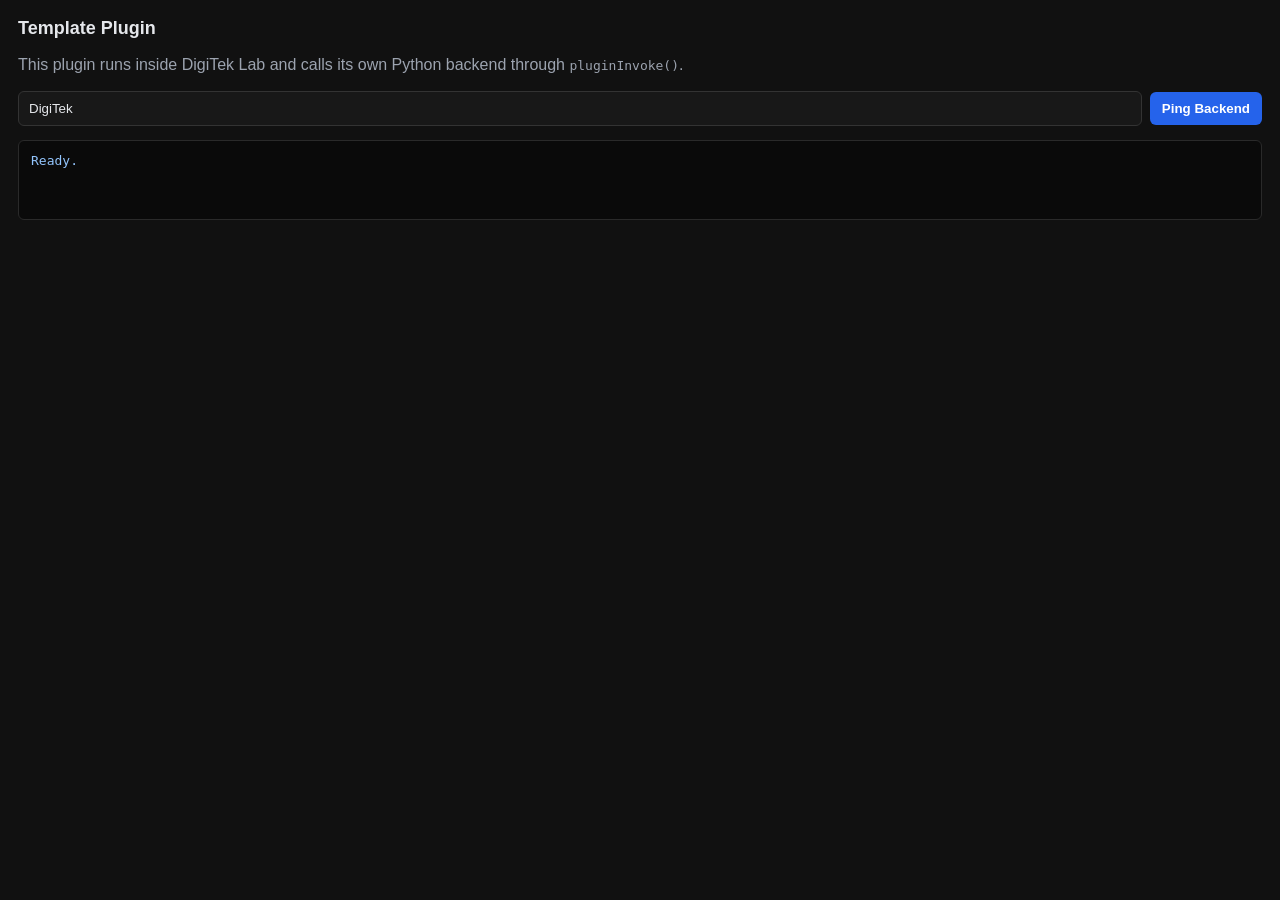
<file: template/ui/index.html>
<!DOCTYPE html>
<html lang="en">
<head>
  <meta charset="UTF-8">
  <meta name="viewport" content="width=device-width, initial-scale=1.0">
  <title>Template Plugin</title>
  <style>
    *, *::before, *::after { box-sizing: border-box; }
    body { margin: 0; min-height: 100vh; font-family: Inter, Segoe UI, sans-serif; background: #111; color: #e5e7eb; }
    main { padding: 18px; display: grid; gap: 14px; }
    h1 { margin: 0; font-size: 18px; }
    p { margin: 0; color: #9ca3af; line-height: 1.5; }
    .row { display: flex; gap: 8px; align-items: center; }
    input { flex: 1; min-width: 0; border: 1px solid #333; background: #181818; color: #e5e7eb; border-radius: 6px; padding: 9px 10px; }
    button { border: 0; border-radius: 6px; background: #2563eb; color: #fff; padding: 9px 12px; cursor: pointer; font-weight: 600; }
    pre { margin: 0; min-height: 80px; padding: 12px; border-radius: 6px; border: 1px solid #2a2a2a; background: #0a0a0a; color: #93c5fd; white-space: pre-wrap; }
  </style>
</head>
<body>
  <main>
    <h1>Template Plugin</h1>
    <p>This plugin runs inside DigiTek Lab and calls its own Python backend through <code>pluginInvoke()</code>.</p>
    <div class="row">
      <input id="name" value="DigiTek" aria-label="Name">
      <button onclick="ping()">Ping Backend</button>
    </div>
    <pre id="out">Ready.</pre>
  </main>
  <script>
    async function ping() {
      const out = document.getElementById('out');
      try {
        if (!window.pluginInvoke) throw new Error('pluginInvoke is only available inside DigiTek Lab.');
        const result = await pluginInvoke({ action: 'ping', name: document.getElementById('name').value });
        out.textContent = JSON.stringify(result, null, 2);
      } catch (err) {
        out.textContent = err.message;
      }
    }
  </script>
</body>
</html>
</file>
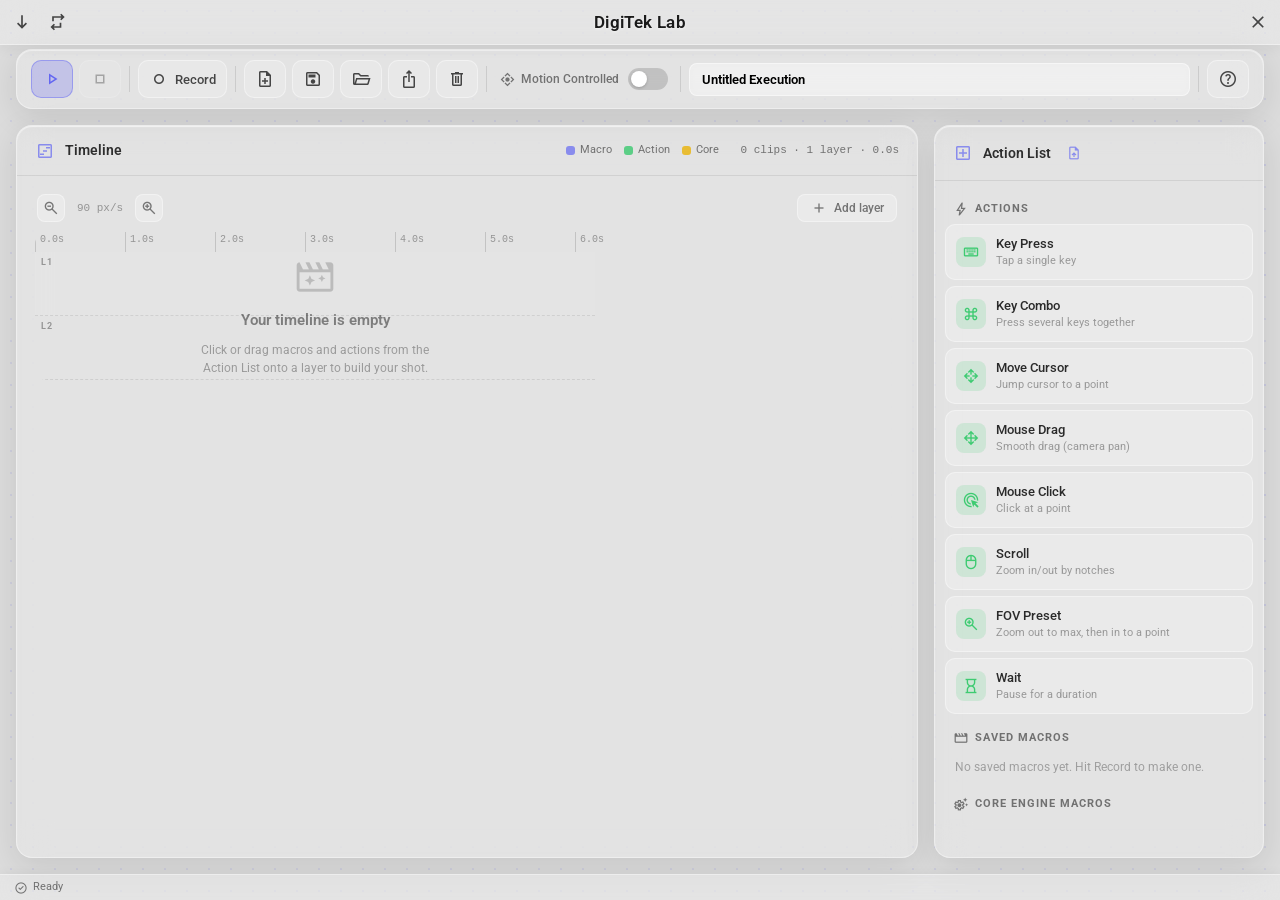
<file: ui/pages/index.html>
<!DOCTYPE html>
<html lang="en">
<head>
  <meta charset="UTF-8">
  <meta name="viewport" content="width=device-width, initial-scale=1.0">
  <title>DigiTek Lab</title>
  <link rel="stylesheet" href="https://fonts.googleapis.com/css2?family=Roboto:wght@300;400;500;600;700&display=swap" />
  <link rel="stylesheet" href="https://fonts.googleapis.com/css2?family=Material+Symbols+Outlined:opsz,wght,FILL,GRAD@20..48,100..700,0..1,-50..200" />
  <style>
    *, *::before, *::after { box-sizing: border-box; margin: 0; padding: 0; }

    :root {
      --color-bg:            #DCDCDC;
      --color-text:          rgba(0,0,0,0.85);
      --color-text-muted:    rgba(0,0,0,0.5);
      --color-text-subtle:   rgba(0,0,0,0.35);
      --color-primary:       rgba(99,102,241,1);
      --color-primary-bg:    rgba(99,102,241,0.25);
      --color-primary-border:rgba(99,102,241,0.45);
      --color-primary-glow:  rgba(99,102,241,0.2);
      --color-success:       rgba(34,197,94,0.85);
      --color-success-bg:    rgba(34,197,94,0.2);
      --color-success-border:rgba(34,197,94,0.4);
      --color-danger:        rgba(239,68,68,0.85);
      --color-danger-bg:     rgba(239,68,68,0.2);
      --color-danger-border: rgba(239,68,68,0.4);
      --color-warning:       rgba(234,179,8,0.85);
      --glass-bg:            rgba(255,255,255,0.2);
      --glass-bg-light:      rgba(255,255,255,0.4);
      --glass-bg-strong:     rgba(255,255,255,0.65);
      --glass-border:        rgba(255,255,255,0.4);
      --glass-shadow:        0 8px 32px rgba(0,0,0,0.1), inset 0 1px 1px rgba(255,255,255,0.6);
      --glass-shadow-lg:     0 20px 60px rgba(0,0,0,0.15), inset 0 1px 1px rgba(255,255,255,0.6);
      --font-primary:   'Roboto', 'Segoe UI', Tahoma, sans-serif;
      --font-mono:      'Consolas', 'Courier New', monospace;
      --radius-sm:8px; --radius-md:12px; --radius-lg:16px; --radius-xl:20px; --radius-pill:100px;
      --transition-fast:0.15s ease; --transition-base:0.2s ease; --transition-slow:0.3s ease;
    }

    html, body { height: 100%; }
    body {
      font-family: var(--font-primary);
      background: var(--color-bg);
      color: var(--color-text);
      line-height: 1.5;
      overflow: hidden;
      position: relative;
    }

    /* Decorative dot grid background */
    .gridOverlay {
      position: fixed; inset: 0; z-index: 0; pointer-events: none;
      background-image: radial-gradient(circle, rgba(99,102,241,0.10) 1.5px, transparent 1.5px),
                        radial-gradient(circle, rgba(99,102,241,0.05) 1px, transparent 1px);
      background-size: 22px 22px, 110px 110px;
    }

    .app { position: relative; z-index: 1; height: 100vh; display: flex; flex-direction: column; }

    /* ── Titlebar (Techtoby OS glass style) ── */
    .titlebar {
      position: relative; width: 100%; flex-shrink: 0; padding: 4px;
      display: flex; align-items: center; justify-content: space-between; box-sizing: border-box;
      z-index: 1000; user-select: none;
      background: rgba(255,255,255,0.25);
      backdrop-filter: blur(20px) saturate(1.8); -webkit-backdrop-filter: blur(20px) saturate(1.8);
      border-bottom: 1px solid rgba(255,255,255,0.4); box-shadow: 0 4px 12px rgba(0,0,0,0.05);
    }
    .titlebar button {
      background: transparent; border: none; padding: 8px; cursor: pointer; border-radius: 8px;
      display: flex; align-items: center; justify-content: center; transition: all 0.2s ease;
    }
    .titlebar button:hover { background: rgba(255,255,255,0.45); box-shadow: 0 2px 6px rgba(0,0,0,0.05); }
    .titlebar button:active { transform: scale(0.92); }
    .titlebar button svg { fill: #444; width: 20px; height: 20px; transition: fill 0.2s ease; }
    .titlebar button:hover svg { fill: #000; }
    .titlebar .close-btn:hover { background: rgba(239,68,68,0.18); }
    .titlebar .close-btn:hover svg { fill: #ef4444; }
    .tb-side { display: flex; align-items: center; width: 96px; }
    .tb-side.right { justify-content: flex-end; }
    .app-title {
      flex: 1; text-align: center; font-family: var(--font-primary);
      font-size: 1.05rem; font-weight: 600; color: #1a1a1a; letter-spacing: 0.02em;
      user-select: none; pointer-events: none; text-shadow: 0 1px 3px rgba(255,255,255,0.6);
      line-height: 1.1;
    }
    .app-title .hk {
      display: block; font-size: 10px; font-weight: 500; letter-spacing: 0;
      color: var(--color-text-subtle); text-shadow: none; margin-top: 1px;
    }
    /* Toggle (active) state for titlebar buttons, e.g. Continuous Playback */
    .titlebar button.active { background: rgba(99,102,241,0.22); }
    .titlebar button.active svg { fill: #6366f1; }
    .titlebar button.active:hover { background: rgba(99,102,241,0.3); }

    /* ── Status bar (bottom) ── */
    .statusbar {
      flex-shrink: 0; height: 26px; display: flex; align-items: center; gap: 14px;
      padding: 0 14px; font-size: 11px; color: var(--color-text-muted); user-select: none;
      background: rgba(255,255,255,0.25);
      backdrop-filter: blur(20px) saturate(1.8); -webkit-backdrop-filter: blur(20px) saturate(1.8);
      border-top: 1px solid rgba(255,255,255,0.4); box-shadow: 0 -2px 10px rgba(0,0,0,0.04);
    }
    .statusbar .status-item { display: flex; align-items: center; gap: 5px; white-space: nowrap; }
    .statusbar .status-item .material-symbols-outlined { font-size: 14px; }
    .statusbar-spacer { flex: 1; }
    .statusbar .sb-hotkeys { font-family: var(--font-mono); color: var(--color-text-subtle); }
    #continuousStatus { color: var(--color-primary); }

    /* ── Toolbar ── */
    .Toolbar {
      margin: 4px 16px 0; border-radius: var(--radius-lg);
      background: var(--glass-bg); backdrop-filter: blur(16px);
      border: 1px solid var(--glass-border); box-shadow: var(--glass-shadow);
      padding: 10px 14px; display: flex; align-items: center; gap: 8px; flex-wrap: wrap;
    }
    .ToolbarDivider { width: 1px; height: 26px; background: rgba(0,0,0,0.1); flex-shrink: 0; }
    .ToolbarGroup { display: flex; align-items: center; gap: 6px; }

    .ToolBtn {
      height: 38px; min-width: 38px; padding: 0 10px; border: 1px solid var(--glass-border);
      border-radius: 10px; background: rgba(255,255,255,0.18); cursor: pointer;
      display: inline-flex; align-items: center; justify-content: center; gap: 6px;
      transition: all var(--transition-fast); color: rgba(0,0,0,0.7);
      font-family: var(--font-primary); font-size: 13px; font-weight: 500; white-space: nowrap;
    }
    .ToolBtn:hover { background: var(--glass-bg-light); color: rgba(0,0,0,0.85); }
    .ToolBtn:active { transform: scale(0.96); }
    .ToolBtn .material-symbols-outlined { font-size: 20px; }
    .ToolBtn.primary { background: var(--color-primary-bg); border-color: var(--color-primary-border); color: var(--color-primary); }
    .ToolBtn.primary:hover { background: rgba(99,102,241,0.4); }
    .ToolBtn.danger  { background: var(--color-danger-bg); border-color: var(--color-danger-border); color: var(--color-danger); }
    .ToolBtn.success { background: var(--color-success-bg); border-color: var(--color-success-border); color: var(--color-success); }
    .ToolBtn.recording { background: var(--color-danger-bg); border-color: var(--color-danger-border); color: var(--color-danger); animation: pulse 1.4s ease-in-out infinite; }
    .ToolBtn:disabled { opacity: 0.4; pointer-events: none; }
    @keyframes pulse { 0%,100% { box-shadow: 0 0 0 0 rgba(239,68,68,0.3);} 50% { box-shadow: 0 0 0 6px rgba(239,68,68,0);} }

    .exec-name-wrap { display: flex; align-items: center; gap: 8px; flex: 1; min-width: 180px; }
    .exec-name-input {
      flex: 1; min-width: 120px; background: rgba(255,255,255,0.3); border: 1px solid rgba(255,255,255,0.5);
      color: black; padding: 8px 12px; border-radius: var(--radius-sm); font-size: 13px; font-weight: 600;
      outline: none; backdrop-filter: blur(4px); transition: all var(--transition-base); font-family: var(--font-primary);
    }
    .exec-name-input:focus { background: rgba(255,255,255,0.5); border-color: rgba(99,102,241,0.6); box-shadow: 0 0 0 3px var(--color-primary-glow); }

    .toggle-wrap { display: flex; align-items: center; gap: 9px; }
    .motion-card { padding: 6px 8px; margin: -6px -4px; border-radius: var(--radius-sm); cursor: pointer; transition: all var(--transition-fast); }
    .motion-card:hover { background: rgba(255,255,255,0.28); }
    .toggle-label { font-size: 12px; font-weight: 500; color: var(--color-text-muted); white-space: nowrap; display: flex; align-items: center; gap: 5px; }
    .toggle-label .material-symbols-outlined { font-size: 17px; }
    .toggle { position: relative; width: 40px; height: 22px; flex-shrink: 0; display: inline-block; }
    .toggle input { opacity: 0; width: 0; height: 0; }
    .toggle-slider { position: absolute; cursor: pointer; inset: 0; background: rgba(0,0,0,0.15); transition: 0.3s; border-radius: 22px; }
    .toggle-slider::before { content:""; position:absolute; height:16px; width:16px; left:3px; bottom:3px; background:#fff; transition:0.3s; border-radius:50%; box-shadow:0 1px 3px rgba(0,0,0,0.2); }
    .toggle input:checked + .toggle-slider { background: rgba(99,102,241,0.7); }
    .toggle input:checked + .toggle-slider::before { transform: translateX(18px); }

    /* ── Main split ── */
    .workspace { flex: 1; display: flex; gap: 16px; padding: 16px; min-height: 0; }

    .timeline-panel, .actionlist-panel {
      background: var(--glass-bg); backdrop-filter: blur(16px);
      border: 1px solid var(--glass-border); border-radius: var(--radius-lg);
      box-shadow: var(--glass-shadow); display: flex; flex-direction: column; min-height: 0;
    }
    .timeline-panel { flex: 1; }
    .actionlist-panel { width: 330px; flex-shrink: 0; }

    .panel-head {
      padding: 14px 18px; border-bottom: 1px solid rgba(0,0,0,0.08);
      display: flex; align-items: center; gap: 10px; flex-shrink: 0;
    }
    .panel-head .material-symbols-outlined { font-size: 20px; color: rgba(99,102,241,0.7); }
    .panel-title { font-size: 14px; font-weight: 600; color: rgba(0,0,0,0.8); }
    .panel-meta { margin-left: auto; font-size: 11px; color: var(--color-text-muted); font-family: var(--font-mono); }

    /* Timeline */
    .timeline-body { flex: 1; overflow: auto; padding: 18px; min-height: 0; }

    /* Legend in the panel head */
    .tl-legend { display: flex; align-items: center; gap: 12px; margin-left: auto; }
    .tl-legend .lg { display: flex; align-items: center; gap: 5px; font-size: 11px; color: var(--color-text-muted); }
    .tl-legend .dot { width: 9px; height: 9px; border-radius: 3px; }
    .tl-legend .dot.macro  { background: rgba(99,102,241,0.7); }
    .tl-legend .dot.core   { background: rgba(234,179,8,0.8); }
    .tl-legend .dot.action { background: rgba(34,197,94,0.7); }

    /* Time ruler above the track */
    .timeline-ruler { display: flex; gap: 10px; padding: 0 4px; margin-bottom: 8px; min-height: 16px; }
    .tl-rseg { position: relative; flex-shrink: 0; height: 16px; border-left: 1px solid rgba(0,0,0,0.16); }
    .tl-rseg.tl-rend { border-left: none; border-right: 1px solid rgba(0,0,0,0.16); width: 0; }
    .tl-rtick { position: absolute; left: 5px; top: 1px; font-size: 10px; font-family: var(--font-mono); color: var(--color-text-subtle); white-space: nowrap; }
    .tl-rseg.tl-rend .tl-rtick { left: auto; right: 4px; }

    .timeline-track {
      display: flex; align-items: stretch; gap: 10px; min-height: 104px;
      padding: 4px; border-radius: var(--radius-md);
    }
    .timeline-track.dragover { background: rgba(99,102,241,0.07); outline: 2px dashed rgba(99,102,241,0.35); outline-offset: -4px; }

    .tl-item {
      position: relative; flex-shrink: 0; border-radius: var(--radius-md); overflow: hidden;
      background: rgba(255,255,255,0.4); border: 1px solid rgba(255,255,255,0.6);
      border-top-width: 3px; backdrop-filter: blur(8px); cursor: grab;
      display: flex; flex-direction: column; gap: 4px; padding: 12px 12px 10px;
      transition: transform var(--transition-base), box-shadow var(--transition-base);
      box-shadow: 0 2px 8px rgba(0,0,0,0.06);
    }
    .tl-item:hover { box-shadow: 0 6px 18px rgba(0,0,0,0.12); transform: translateY(-1px); }
    .tl-item.active { border-color: rgba(99,102,241,0.6); box-shadow: 0 0 0 2px rgba(99,102,241,0.25), 0 6px 18px rgba(0,0,0,0.12); }
    .tl-item.playing { border-top-color: var(--color-primary); background: rgba(99,102,241,0.14); box-shadow: 0 0 0 2px rgba(99,102,241,0.4), 0 8px 22px rgba(99,102,241,0.25); }
    .tl-item.kind-macro  { border-top-color: rgba(99,102,241,0.7); }
    .tl-item.kind-core   { border-top-color: rgba(234,179,8,0.8); }
    .tl-item.kind-action { border-top-color: rgba(34,197,94,0.7); }
    .tl-item-icon { display: flex; align-items: center; gap: 6px; color: rgba(0,0,0,0.55); }
    .tl-item-icon .material-symbols-outlined { font-size: 18px; }
    .tl-item-kind { font-size: 10px; text-transform: uppercase; letter-spacing: 0.5px; font-weight: 600; }
    .tl-item.kind-macro  .tl-item-kind { color: rgba(99,102,241,0.85); }
    .tl-item.kind-core   .tl-item-kind { color: rgba(180,120,0,0.95); }
    .tl-item.kind-action .tl-item-kind { color: var(--color-success); }
    .tl-item-name { font-size: 12px; font-weight: 600; color: rgba(0,0,0,0.82); line-height: 1.25;
      display: -webkit-box; -webkit-line-clamp: 2; line-clamp: 2; -webkit-box-orient: vertical; overflow: hidden; }
    .tl-item-foot { margin-top: auto; display: flex; align-items: center; gap: 6px; }
    .tl-item-start { font-size: 10px; color: var(--color-text-subtle); font-family: var(--font-mono); }
    .tl-item-dur { font-size: 10px; color: var(--color-text-muted); font-family: var(--font-mono); margin-left: auto; }
    .tl-item-x {
      width: 20px; height: 20px; border: none; border-radius: 6px; background: transparent;
      color: var(--color-text-subtle); cursor: pointer; display: grid; place-items: center;
      transition: all var(--transition-fast); flex-shrink: 0;
    }
    .tl-item-x:hover { background: var(--color-danger-bg); color: var(--color-danger); }
    .tl-item-x .material-symbols-outlined { font-size: 15px; }
    /* Animated 'running' sweep on the active card */
    .tl-playfill { position: absolute; left: 0; bottom: 0; height: 3px; width: 40%; display: none;
      background: linear-gradient(90deg, transparent, var(--color-primary), transparent); }
    .tl-item.playing .tl-playfill { display: block; animation: tlSweep 1.1s linear infinite; }
    @keyframes tlSweep { 0% { transform: translateX(-110%); } 100% { transform: translateX(360%); } }

    /* Playhead progress bar under the track */
    .playhead-bar { margin: 14px 4px 0; height: 6px; border-radius: 3px; background: rgba(0,0,0,0.08); overflow: hidden; display: none; }
    .playhead-bar.show { display: block; }
    .playhead-fill { height: 100%; width: 0%; background: var(--color-primary); transition: width var(--transition-base); }

    /* ── Multi-track timeline (tlx) ── */
    .tlx-toolbar { display: flex; align-items: center; gap: 8px; padding: 0 2px 10px; flex-shrink: 0; }
    .tlx-zoom { width: 28px; height: 28px; border: 1px solid var(--glass-border); border-radius: 8px;
      background: rgba(255,255,255,0.25); cursor: pointer; display: inline-flex; align-items: center; justify-content: center;
      color: var(--color-text-muted); transition: all var(--transition-fast); }
    .tlx-zoom:hover { background: var(--glass-bg-light); color: var(--color-text); }
    .tlx-zoom .material-symbols-outlined { font-size: 18px; }
    .tlx-zoom-label { font-size: 11px; font-family: var(--font-mono); color: var(--color-text-subtle); min-width: 54px; text-align: center; }
    .tlx-addlayer { width: auto !important; gap: 6px; padding: 0 12px; font-family: var(--font-primary); font-size: 12px; font-weight: 500; }

    .tlx-scroll { flex: 1; overflow: auto; min-height: 0; border-radius: var(--radius-md); }
    .tlx-ruler { position: relative; height: 20px; }
    .tlx-tick { position: absolute; top: 0; height: 20px; border-left: 1px solid rgba(0,0,0,0.14);
      padding-left: 4px; font-size: 10px; font-family: var(--font-mono); color: var(--color-text-subtle); white-space: nowrap; }
    .tlx-lanes { position: relative; }
    .tlx-lane { position: absolute; left: 0; right: 0; height: 64px; border-bottom: 1px dashed rgba(0,0,0,0.09); }
    .tlx-lane:nth-child(even) { background: rgba(255,255,255,0.05); }
    .tlx-lane-label { position: absolute; left: 6px; top: 4px; font-size: 9px; font-weight: 700; letter-spacing: 0.5px;
      text-transform: uppercase; color: var(--color-text-subtle); pointer-events: none; }
    .tlx-lanes.dragover { outline: 2px dashed rgba(99,102,241,0.4); outline-offset: -3px; background: rgba(99,102,241,0.05); }

    .tlx-clip { position: absolute; height: 52px; border-radius: 10px; overflow: hidden; cursor: grab;
      background: rgba(255,255,255,0.5); border: 1px solid rgba(255,255,255,0.7); border-top-width: 3px;
      box-shadow: 0 2px 8px rgba(0,0,0,0.1); display: flex; flex-direction: column; justify-content: center;
      padding: 5px 9px; user-select: none; box-sizing: border-box; transition: box-shadow var(--transition-fast); }
    .tlx-clip:hover { box-shadow: 0 5px 16px rgba(0,0,0,0.16); z-index: 3; }
    .tlx-clip.selected { box-shadow: 0 0 0 2px rgba(99,102,241,0.5), 0 5px 16px rgba(0,0,0,0.16); z-index: 4; }
    .tlx-clip.playing { box-shadow: 0 0 0 2px rgba(99,102,241,0.6), 0 6px 18px rgba(99,102,241,0.3); }
    .tlx-clip.kind-macro  { border-top-color: rgba(99,102,241,0.8); }
    .tlx-clip.kind-core   { border-top-color: rgba(234,179,8,0.85); }
    .tlx-clip.kind-action { border-top-color: rgba(34,197,94,0.8); }
    .tlx-clip-name { font-size: 11px; font-weight: 600; color: rgba(0,0,0,0.82); white-space: nowrap; overflow: hidden; text-overflow: ellipsis; pointer-events: none; }
    .tlx-clip-sub { font-size: 9px; font-family: var(--font-mono); color: var(--color-text-subtle); white-space: nowrap; overflow: hidden; pointer-events: none; margin-top: 1px; }
    .tlx-clip-content { position: absolute; left: 0; bottom: 0; height: 3px; background: rgba(99,102,241,0.4); }
    .tlx-handle { position: absolute; top: 0; bottom: 0; width: 9px; cursor: ew-resize; z-index: 5; }
    .tlx-handle.l { left: 0; } .tlx-handle.r { right: 0; }
    .tlx-handle::after { content: ''; position: absolute; top: 50%; left: 50%; transform: translate(-50%,-50%);
      width: 3px; height: 18px; border-radius: 2px; background: rgba(0,0,0,0.2); opacity: 0; transition: opacity var(--transition-fast); }
    .tlx-clip:hover .tlx-handle::after { opacity: 1; }
    .tlx-clip-x { position: absolute; top: 3px; right: 3px; width: 16px; height: 16px; border: none; border-radius: 5px;
      background: rgba(255,255,255,0.55); color: var(--color-text-subtle); cursor: pointer; display: none;
      align-items: center; justify-content: center; z-index: 6; }
    .tlx-clip:hover .tlx-clip-x { display: inline-flex; }
    .tlx-clip-x:hover { background: var(--color-danger-bg); color: var(--color-danger); }
    .tlx-clip-x .material-symbols-outlined { font-size: 13px; }

    .tlx-playhead { position: absolute; top: 0; bottom: 0; width: 2px; background: var(--color-primary);
      box-shadow: 0 0 6px rgba(99,102,241,0.7); z-index: 7; display: none; pointer-events: none; }
    .tlx-playhead::before { content: ''; position: absolute; top: 0; left: -4px; width: 10px; height: 7px;
      background: var(--color-primary); clip-path: polygon(0 0, 100% 0, 50% 100%); }
    .tlx-playhead.show { display: block; }

    /* Action list */
    .actionlist-body { flex: 1; overflow-y: auto; padding: 10px; min-height: 0; }
    .al-section { margin-bottom: 6px; }
    .al-section-head {
      font-size: 11px; font-weight: 700; text-transform: uppercase; letter-spacing: 1px;
      color: var(--color-text-muted); padding: 10px 8px 6px; display: flex; align-items: center; gap: 6px;
    }
    .al-section-head .material-symbols-outlined { font-size: 16px; }
    .al-item {
      display: flex; align-items: center; gap: 10px; padding: 9px 10px; border-radius: 10px;
      background: rgba(255,255,255,0.25); border: 1px solid rgba(255,255,255,0.4);
      cursor: grab; transition: all var(--transition-fast); margin-bottom: 6px;
    }
    .al-item:hover { background: var(--glass-bg-light); transform: translateX(2px); }
    .al-item:active { cursor: grabbing; }
    .al-ico { width: 30px; height: 30px; border-radius: 8px; display: grid; place-items: center; flex-shrink: 0; background: rgba(99,102,241,0.12); color: rgba(99,102,241,0.85); }
    .al-ico.green { background: rgba(34,197,94,0.14); color: var(--color-success); }
    .al-ico.amber { background: rgba(234,179,8,0.16); color: rgba(180,120,0,0.9); }
    .al-ico .material-symbols-outlined { font-size: 18px; }
    .al-text { flex: 1; min-width: 0; }
    .al-name { font-size: 13px; font-weight: 500; color: rgba(0,0,0,0.82); white-space: nowrap; overflow: hidden; text-overflow: ellipsis; }
    .al-desc { font-size: 11px; color: var(--color-text-subtle); white-space: nowrap; overflow: hidden; text-overflow: ellipsis; }
    .al-add { opacity: 0; color: var(--color-text-subtle); transition: opacity var(--transition-fast); }
    .al-item:hover .al-add { opacity: 1; }
    .al-add .material-symbols-outlined { font-size: 18px; }
    .al-row-actions { display: flex; gap: 2px; }
    .al-mini {
      width: 26px; height: 26px; border: none; border-radius: 7px; background: transparent;
      color: var(--color-text-subtle); cursor: pointer; display: grid; place-items: center; transition: all var(--transition-fast);
    }
    .al-mini:hover { background: var(--glass-bg-light); color: var(--color-text); }
    .al-mini.danger:hover { background: var(--color-danger-bg); color: var(--color-danger); }
    .al-mini .material-symbols-outlined { font-size: 16px; }

    /* Empty state */
    .empty-state { display: flex; flex-direction: column; align-items: center; justify-content: center; gap: 10px; padding: 36px 24px; text-align: center; height: 100%; }
    .empty-state-icon { font-size: 44px; color: rgba(0,0,0,0.18); }
    .empty-state-title { font-size: 15px; font-weight: 600; color: rgba(0,0,0,0.45); }
    .empty-state-desc  { font-size: 12px; color: rgba(0,0,0,0.32); max-width: 240px; line-height: 1.5; }

    /* ── In-page modal ── */
    .modal-overlay {
      position: fixed; inset: 0; z-index: 50; display: none; align-items: center; justify-content: center;
      background: rgba(0,0,0,0.18); backdrop-filter: blur(6px);
    }
    .modal-overlay.show { display: flex; }
    .modal-card {
      width: 100%; max-width: 420px; background: rgba(255,255,255,0.4); backdrop-filter: blur(24px);
      border: 1px solid rgba(255,255,255,0.5); border-radius: var(--radius-xl);
      box-shadow: var(--glass-shadow-lg); overflow: hidden; transform: scale(0.96); transition: transform var(--transition-base);
    }
    .modal-overlay.show .modal-card { transform: scale(1); }
    .modal-head { display: flex; align-items: center; gap: 10px; padding: 18px 20px; border-bottom: 1px solid rgba(0,0,0,0.08); }
    .modal-head .material-symbols-outlined { color: rgba(99,102,241,0.8); }
    .modal-head h3 { font-size: 16px; font-weight: 600; color: rgba(0,0,0,0.85); }
    .modal-head .x { margin-left: auto; width: 30px; height: 30px; border: none; background: transparent; border-radius: 50%; cursor: pointer; display: grid; place-items: center; color: var(--color-text-muted); }
    .modal-head .x:hover { background: rgba(255,255,255,0.4); }
    .modal-body { padding: 18px 20px; display: flex; flex-direction: column; gap: 14px; max-height: 60vh; overflow-y: auto; }
    .modal-foot { padding: 0 20px 18px; display: flex; gap: 8px; justify-content: flex-end; }
    .field { display: flex; flex-direction: column; gap: 6px; }
    .field label { font-size: 12px; font-weight: 600; color: rgba(0,0,0,0.65); }
    .field input, .field select {
      background: rgba(255,255,255,0.4); border: 1px solid rgba(255,255,255,0.6); color: black;
      padding: 9px 11px; border-radius: var(--radius-sm); font-size: 13px; outline: none; font-family: var(--font-primary);
      transition: all var(--transition-base);
    }
    .field input:focus, .field select:focus { background: rgba(255,255,255,0.6); border-color: rgba(99,102,241,0.6); box-shadow: 0 0 0 3px var(--color-primary-glow); }
    .field .hint { font-size: 11px; color: var(--color-text-subtle); }
    .field-row { display: flex; gap: 10px; }
    .field-row .field { flex: 1; }

    /* ── Rich action-editor widgets ── */
    .pick-btn { width: 100%; justify-content: center; }
    .coord-row { display: flex; align-items: center; gap: 12px; }
    .coord-row input[type=range] { flex: 1; height: 4px; accent-color: var(--color-primary); cursor: pointer; }
    .coord-row input[type=number] { width: 82px; flex-shrink: 0; }
    .seg { display: flex; gap: 6px; }
    .seg-btn {
      flex: 1; display: inline-flex; align-items: center; justify-content: center; gap: 5px;
      padding: 8px 6px; border-radius: var(--radius-sm); border: 1px solid var(--glass-border);
      background: rgba(255,255,255,0.3); color: var(--color-text-muted); cursor: pointer;
      font-size: 12px; font-family: var(--font-primary); text-transform: capitalize;
      transition: all var(--transition-fast);
    }
    .seg-btn .material-symbols-outlined { font-size: 16px; }
    .seg-btn:hover { background: var(--glass-bg-light); }
    .seg-btn.active { background: var(--color-primary-bg); border-color: var(--color-primary-border); color: var(--color-primary); font-weight: 600; }
    .keyrec { display: flex; flex-direction: column; gap: 8px; }
    .key-chips {
      display: flex; flex-wrap: wrap; gap: 6px; align-items: center; min-height: 38px; padding: 7px 8px;
      border-radius: var(--radius-sm); border: 1px dashed rgba(0,0,0,0.18); background: rgba(255,255,255,0.2);
    }
    .key-chips .empty { font-size: 12px; color: var(--color-text-subtle); }
    .key-chips .key-plus { color: var(--color-text-subtle); font-size: 12px; }
    .key-cap {
      display: inline-flex; align-items: center; padding: 4px 10px; border-radius: 7px;
      background: rgba(255,255,255,0.75); border: 1px solid rgba(0,0,0,0.12);
      box-shadow: 0 2px 0 rgba(0,0,0,0.12); font-family: var(--font-mono); font-size: 12px;
      font-weight: 600; color: rgba(0,0,0,0.75);
    }
    .keyrec-actions { display: flex; gap: 6px; }
    .keyrec-btn {
      display: inline-flex; align-items: center; gap: 5px; padding: 8px 12px; border-radius: var(--radius-sm);
      border: 1px solid var(--glass-border); background: rgba(255,255,255,0.3); color: var(--color-text);
      cursor: pointer; font-size: 12px; font-family: var(--font-primary); transition: all var(--transition-fast);
    }
    .keyrec-btn:hover { background: var(--glass-bg-light); }
    .keyrec-btn .material-symbols-outlined { font-size: 16px; }
    .keyrec-btn.recording { background: var(--color-danger-bg); border-color: var(--color-danger-border); color: var(--color-danger); animation: pulse 1.4s ease-in-out infinite; }
    .motion-map { display: flex; flex-direction: column; gap: 8px; }
    .motion-map-head, .motion-map-row { display: grid; grid-template-columns: 1fr 112px 1fr 30px; gap: 8px; align-items: center; }
    .motion-map-head { font-size: 10px; font-weight: 700; text-transform: uppercase; letter-spacing: 0.5px; color: var(--color-text-subtle); padding: 0 2px; }
    .motion-map-row input, .motion-map-row select {
      min-width: 0; background: rgba(255,255,255,0.4); border: 1px solid rgba(255,255,255,0.6);
      color: black; padding: 8px 9px; border-radius: var(--radius-sm); font-size: 12px; outline: none; font-family: var(--font-primary);
    }
    .motion-map-row select { cursor: pointer; }
    .motion-map-del {
      width: 30px; height: 30px; border: none; border-radius: 8px; background: transparent; color: var(--color-text-subtle);
      cursor: pointer; display: grid; place-items: center; transition: all var(--transition-fast);
    }
    .motion-map-del:hover { background: var(--color-danger-bg); color: var(--color-danger); }
    .motion-map-del .material-symbols-outlined { font-size: 16px; }
    .motion-map-actions { display: flex; gap: 8px; flex-wrap: wrap; }

    .GTextBtn {
      padding: 9px 16px; font-size: 13px; font-weight: 500; border: 1px solid var(--glass-border);
      border-radius: var(--radius-md); background: var(--glass-bg-light); color: black; cursor: pointer;
      transition: all var(--transition-base); display: inline-flex; align-items: center; gap: 6px;
      box-shadow: 0 2px 10px rgba(0,0,0,0.06), inset 0 1px 1px rgba(255,255,255,0.6); font-family: var(--font-primary);
    }
    .GTextBtn:hover { transform: scale(1.04); }
    .GTextBtn .material-symbols-outlined { font-size: 18px; }
    .GTextBtn.primary { background: var(--color-primary-bg); border-color: var(--color-primary-border); color: var(--color-primary); }
    .GTextBtn.primary:hover { background: rgba(99,102,241,0.4); }
    .GTextBtn.ghost { background: transparent; box-shadow: none; }

    /* Countdown overlay */
    .countdown { position: fixed; inset: 0; z-index: 60; display: none; align-items: center; justify-content: center; flex-direction: column; gap: 10px; background: rgba(0,0,0,0.3); backdrop-filter: blur(8px); color: #fff; }
    .countdown.show { display: flex; }
    .countdown-num { font-size: 96px; font-weight: 700; line-height: 1; }
    .countdown-sub { font-size: 15px; opacity: 0.85; }

    /* Recording banner */
    .rec-banner { position: fixed; left: 50%; transform: translateX(-50%); bottom: 22px; z-index: 55; display: none;
      align-items: center; gap: 12px; padding: 12px 18px; border-radius: var(--radius-pill);
      background: rgba(255,255,255,0.55); backdrop-filter: blur(20px); border: 1px solid rgba(255,255,255,0.6);
      box-shadow: var(--glass-shadow-lg); }
    .rec-banner.show { display: flex; }
    .rec-dot { width: 12px; height: 12px; border-radius: 50%; background: var(--color-danger); animation: pulse 1.2s infinite; }
    .rec-text { font-size: 13px; font-weight: 600; color: rgba(0,0,0,0.8); }
    .rec-time { font-family: var(--font-mono); font-size: 13px; color: var(--color-text-muted); }

    /* Toast */
    .toast-wrap { position: fixed; top: 50px; right: 18px; z-index: 70; display: flex; flex-direction: column; gap: 8px; }
    .toast { padding: 11px 16px; border-radius: var(--radius-md); background: rgba(255,255,255,0.6); backdrop-filter: blur(16px);
      border: 1px solid rgba(255,255,255,0.6); box-shadow: var(--glass-shadow); font-size: 13px; color: rgba(0,0,0,0.8);
      display: flex; align-items: center; gap: 8px; animation: toastIn 0.25s ease; max-width: 320px; }
    .toast .material-symbols-outlined { font-size: 18px; }
    .toast.ok    { border-left: 3px solid var(--color-success); }
    .toast.err   { border-left: 3px solid var(--color-danger); }
    .toast.info  { border-left: 3px solid var(--color-primary); }
    @keyframes toastIn { from { opacity: 0; transform: translateX(20px); } to { opacity: 1; transform: none; } }

    /* ── Spotlight tutorial ── */
    .tour-block { position: fixed; inset: 0; z-index: 1998; display: none; cursor: default; }
    .tour-hole {
      position: fixed; z-index: 1999; display: none; border-radius: var(--radius-md);
      box-shadow: 0 0 0 9999px rgba(15,15,25,0.62); border: 2px solid rgba(99,102,241,0.95);
      pointer-events: none; transition: all 0.32s cubic-bezier(0.4,0,0.2,1);
    }
    .tour-tip {
      position: fixed; z-index: 2000; width: 312px; display: none;
      background: rgba(255,255,255,0.9); backdrop-filter: blur(24px);
      border: 1px solid rgba(255,255,255,0.6); border-radius: var(--radius-lg);
      box-shadow: var(--glass-shadow-lg); padding: 16px 18px;
      animation: tourTipIn 0.25s ease;
    }
    @keyframes tourTipIn { from { opacity: 0; transform: scale(0.96); } to { opacity: 1; transform: none; } }
    .tour-tip-head { display: flex; align-items: center; gap: 8px; margin-bottom: 6px; }
    .tour-tip-head .material-symbols-outlined { font-size: 20px; color: var(--color-primary); }
    .tour-tip-title { font-size: 15px; font-weight: 600; color: rgba(0,0,0,0.85); }
    .tour-tip-body { font-size: 13px; line-height: 1.5; color: var(--color-text-muted); margin-bottom: 14px; }
    .tour-tip-foot { display: flex; align-items: center; gap: 8px; }
    .tour-count { font-size: 11px; color: var(--color-text-subtle); font-family: var(--font-mono); }
    .tour-tip-btns { margin-left: auto; display: flex; gap: 6px; }
    .tour-skip { background: transparent; border: none; color: var(--color-text-subtle); font-size: 12px; cursor: pointer; padding: 7px 8px; border-radius: 8px; font-family: var(--font-primary); }
    .tour-skip:hover { color: var(--color-text); background: var(--glass-bg-light); }

    ::-webkit-scrollbar { width: 8px; height: 8px; }
    ::-webkit-scrollbar-track { background: transparent; }
    ::-webkit-scrollbar-thumb { background: rgba(0,0,0,0.15); border-radius: 4px; }

    .input-warning { margin: 0 16px; padding: 10px 14px; border-radius: var(--radius-md); display: none;
      align-items: center; gap: 8px; font-size: 12px; background: rgba(234,179,8,0.15); border: 1px solid rgba(234,179,8,0.35); color: rgba(120,90,0,0.95); }
    .input-warning.show { display: flex; }
    .input-warning .material-symbols-outlined { font-size: 18px; }
  </style>
</head>
<body>
  <div class="gridOverlay"></div>

  <div class="app">
    <!-- Titlebar (Techtoby OS style: minimize · title · close) -->
    <div class="titlebar" onmousedown="if(window.dragWindow) window.dragWindow('')">
      <div class="tb-side">
        <button onmousedown="event.stopPropagation()" onclick="if(window.windowMinimize) window.windowMinimize()" title="Minimize" aria-label="Minimize">
          <svg xmlns="http://www.w3.org/2000/svg" height="24px" viewBox="0 -960 960 960" width="24px"><path d="M480-160 240-400l56-56 144 144v-488h80v488l144-144 56 56-240 240Z"/></svg>
        </button>
        <button id="continuousBtn" onmousedown="event.stopPropagation()" onclick="toggleContinuous()" title="Continuous Playback — loop the execution until stopped" aria-label="Continuous Playback">
          <svg xmlns="http://www.w3.org/2000/svg" height="24px" viewBox="0 -960 960 960" width="24px"><path d="M280-80 120-240l160-160 56 57-63 63h287v-160h80v240H273l63 63-56 57Zm-80-440v-240h447l-63-63 56-57 160 160-160 160-56-57 63-63H280v160h-80Z"/></svg>
        </button>
      </div>
      <span class="app-title">DigiTek Lab</span>
      <div class="tb-side right">
        <button class="close-btn" onmousedown="event.stopPropagation(); event.preventDefault();" onclick="if(window.windowClose) window.windowClose()" title="Close" aria-label="Close">
          <svg xmlns="http://www.w3.org/2000/svg" height="24px" viewBox="0 -960 960 960" width="24px"><path d="m256-200-56-56 224-224-224-224 56-56 224 224 224-224 56 56-224 224 224 224-56 56-224-224-224 224Z"/></svg>
        </button>
      </div>
    </div>

    <!-- Toolbar -->
    <div class="Toolbar">
      <div class="ToolbarGroup">
        <button class="ToolBtn primary" id="playBtn" title="Play / Pause execution" onclick="onPlayPause()">
          <span class="material-symbols-outlined" id="playIcon">play_arrow</span>
        </button>
        <button class="ToolBtn" id="stopBtn" title="Stop playback" onclick="onStop()" disabled>
          <span class="material-symbols-outlined">stop</span>
        </button>
      </div>
      <div class="ToolbarDivider"></div>
      <div class="ToolbarGroup">
        <button class="ToolBtn" id="recordBtn" title="Record a new macro" onclick="onRecord()">
          <span class="material-symbols-outlined">fiber_manual_record</span> Record
        </button>
      </div>
      <div class="ToolbarDivider"></div>
      <div class="ToolbarGroup" id="fileOpsGroup">
        <button class="ToolBtn" title="New execution" onclick="onNewExecution()"><span class="material-symbols-outlined">note_add</span></button>
        <button class="ToolBtn" title="Save execution" onclick="onSaveExecution()"><span class="material-symbols-outlined">save</span></button>
        <button class="ToolBtn" title="Open execution" onclick="onOpenExecution()"><span class="material-symbols-outlined">folder_open</span></button>
        <button class="ToolBtn" title="Export execution to file" onclick="onExportExecution()"><span class="material-symbols-outlined">ios_share</span></button>
        <button class="ToolBtn" title="Delete a saved execution" onclick="onDeleteExecution()"><span class="material-symbols-outlined">delete</span></button>
      </div>
      <div class="ToolbarDivider"></div>
      <div class="toggle-wrap motion-card" onclick="openMotionSettings(event)" title="Motion Controlled settings">
        <span class="toggle-label"><span class="material-symbols-outlined">control_camera</span>Motion Controlled</span>
        <label class="toggle" onclick="event.stopPropagation()"><input type="checkbox" id="motionToggle" onchange="onMotionToggle()"><span class="toggle-slider"></span></label>
      </div>
      <div class="ToolbarDivider"></div>
      <div class="exec-name-wrap">
        <input class="exec-name-input" id="execName" placeholder="Execution name…" value="Untitled Execution" oninput="state.execution.name=this.value">
      </div>
      <div class="ToolbarDivider"></div>
      <button class="ToolBtn" id="helpBtn" title="Show the guided tour" onclick="startTour()"><span class="material-symbols-outlined">help</span></button>
    </div>

    <div class="input-warning" id="inputWarning">
      <span class="material-symbols-outlined">warning</span>
      <span id="inputWarningText"></span>
    </div>

    <!-- Workspace -->
    <div class="workspace">
      <!-- Timeline -->
      <div class="timeline-panel">
        <div class="panel-head">
          <span class="material-symbols-outlined">view_timeline</span>
          <span class="panel-title">Timeline</span>
          <div class="tl-legend">
            <span class="lg"><span class="dot macro"></span>Macro</span>
            <span class="lg"><span class="dot action"></span>Action</span>
            <span class="lg"><span class="dot core"></span>Core</span>
          </div>
          <span class="panel-meta" id="timelineMeta" style="margin-left:12px;">0 items · 0.0s</span>
        </div>
        <div class="timeline-body">
          <div class="tlx-toolbar">
            <button class="tlx-zoom" onclick="zoomTimeline(-1)" title="Zoom out"><span class="material-symbols-outlined">zoom_out</span></button>
            <span class="tlx-zoom-label" id="tlxZoomLabel">90 px/s</span>
            <button class="tlx-zoom" onclick="zoomTimeline(1)" title="Zoom in"><span class="material-symbols-outlined">zoom_in</span></button>
            <div style="flex:1"></div>
            <button class="tlx-zoom tlx-addlayer" onclick="addLayer()" title="Add a parallel layer"><span class="material-symbols-outlined">add</span>Add layer</button>
          </div>
          <div class="tlx-scroll" id="tlxScroll">
            <div class="tlx-ruler" id="tlxRuler"></div>
            <div class="tlx-lanes" id="tlxLanes"
                 ondragover="onLanesDragOver(event)" ondragleave="onLanesDragLeave(event)" ondrop="onLanesDrop(event)">
              <div class="tlx-playhead" id="tlxPlayhead"></div>
            </div>
          </div>
        </div>
      </div>

      <!-- Action List -->
      <div class="actionlist-panel">
        <div class="panel-head">
          <span class="material-symbols-outlined">add_box</span>
          <span class="panel-title">Action List</span>
          <button class="al-mini" title="Import macro from file" onclick="onImportMacro()"><span class="material-symbols-outlined">upload_file</span></button>
        </div>
        <div class="actionlist-body" id="actionListBody"></div>
      </div>
    </div>

    <!-- Status bar -->
    <div class="statusbar">
      <span class="status-item" id="statusMsg"><span class="material-symbols-outlined">check_circle</span>Ready</span>
      <span class="status-item" id="continuousStatus" style="display:none;"><span class="material-symbols-outlined">repeat</span>Continuous playback</span>
      <span class="statusbar-spacer"></span>
      <span class="status-item sb-hotkeys" id="hotkeyHint"></span>
    </div>
  </div>

  <!-- Param / name modal -->
  <div class="modal-overlay" id="modal">
    <div class="modal-card">
      <div class="modal-head">
        <span class="material-symbols-outlined" id="modalIcon">tune</span>
        <h3 id="modalTitle">Configure</h3>
        <button class="x" onclick="closeAppModal()"><span class="material-symbols-outlined">close</span></button>
      </div>
      <div class="modal-body" id="modalBody"></div>
      <div class="modal-foot">
        <button class="GTextBtn ghost" onclick="closeAppModal()">Cancel</button>
        <button class="GTextBtn primary" id="modalOk" onclick="onModalOk()">Add</button>
      </div>
    </div>
  </div>

  <!-- Countdown -->
  <div class="countdown" id="countdown">
    <div class="countdown-num" id="countdownNum">3</div>
    <div class="countdown-sub" id="countdownSub">Switch to Roblox…</div>
  </div>

  <!-- Recording banner -->
  <div class="rec-banner" id="recBanner">
    <span class="rec-dot"></span>
    <span class="rec-text">Recording</span>
    <span class="rec-time" id="recTime">0.0s</span>
    <button class="GTextBtn" onclick="finishRecording()"><span class="material-symbols-outlined">stop</span>Stop</button>
  </div>

  <div class="toast-wrap" id="toastWrap"></div>

  <!-- Spotlight tutorial -->
  <div class="tour-block" id="tourBlock"></div>
  <div class="tour-hole" id="tourHole"></div>
  <div class="tour-tip" id="tourTip">
    <div class="tour-tip-head">
      <span class="material-symbols-outlined" id="tourIcon">tips_and_updates</span>
      <span class="tour-tip-title" id="tourTitle"></span>
    </div>
    <div class="tour-tip-body" id="tourBody"></div>
    <div class="tour-tip-foot">
      <span class="tour-count" id="tourCount"></span>
      <div class="tour-tip-btns">
        <button class="tour-skip" id="tourSkip" onclick="endTour(true)">Skip</button>
        <button class="GTextBtn ghost" id="tourBack" onclick="prevTourStep()">Back</button>
        <button class="GTextBtn primary" id="tourNext" onclick="nextTourStep()">Next</button>
      </div>
    </div>
  </div>

  <script>
  /* ───────────────────────── Bridge ───────────────────────── */
  function bridge(payload) {
    if (!window.invokeBridge) return Promise.reject(new Error('Backend bridge not available.'));
    return window.invokeBridge(payload).then(r => {
      if (!r || r.status !== 'ok') throw new Error((r && r.reason) || 'Backend error');
      return r.result;
    });
  }

  /* ───────────────────────── State ───────────────────────── */
  const DEFAULT_MOTION_KEY_MAP = {
    w: { mode:'opposite', target:'s' },
    s: { mode:'opposite', target:'w' },
    a: { mode:'opposite', target:'d' },
    d: { mode:'opposite', target:'a' },
    shift: { mode:'same', target:'' },
    shift_l: { mode:'same', target:'' },
    shift_r: { mode:'same', target:'' },
    ctrl: { mode:'same', target:'' },
    ctrl_l: { mode:'same', target:'' },
    ctrl_r: { mode:'same', target:'' },
    alt: { mode:'same', target:'' },
    alt_l: { mode:'same', target:'' },
    alt_gr: { mode:'same', target:'' },
  };
  function defaultMotionKeyMap() { return JSON.parse(JSON.stringify(DEFAULT_MOTION_KEY_MAP)); }

  const state = {
    execution: { format: 'dgtexec', schema: 1, name: 'Untitled Execution', motionControlled: false, motionKeyMap: defaultMotionKeyMap(), timeline: [] },
    macros: { user: [], core: [] },
    appInfo: null,
    playing: false,
    paused: false,
    recording: false,
    recordMotion: false,
    pollTimer: null,
    recTimer: null,
    modalCtx: null,
    dragData: null,
    continuous: false,
    stopRequested: false,
  };

  let uid = 1;
  const newId = () => 'i' + (uid++);

  /* ───────────────────────── Action palette ───────────────────────── */
  // Source of truth is server/core/actions/*.dgtact, loaded at boot via loadActions().
  // The literal below is a fallback used only if the backend is unavailable (e.g. opened
  // in a plain browser). Edit the .dgtact files to change actions, not this object.
  let ACTIONS = {
    keypress:  { icon:'keyboard', label:'Key Press', desc:'Tap a single key',
      def:{ key:'w', holdMs:100 },
      fields:[ {k:'key',label:'Key',type:'text',widget:'key',hint:'Click “Record” then press one key'},
               {k:'holdMs',label:'Hold (ms)',type:'number',hint:'How long the key stays down'} ] },
    keycombo:  { icon:'keyboard_command_key', label:'Key Combo', desc:'Press several keys together',
      def:{ keys:'ctrl_l,c', holdMs:80 },
      fields:[ {k:'keys',label:'Keys',type:'text',widget:'keys',hint:'Click “Record” then press the combo (e.g. Ctrl+C)'},
               {k:'holdMs',label:'Hold (ms)',type:'number'} ] },
    mousemove: { icon:'open_with', label:'Move Cursor', desc:'Jump cursor to a point',
      def:{ x:0.5, y:0.5 }, pick:{ mode:'point' },
      fields:[ {k:'x',label:'X',type:'number',step:'0.01',widget:'coord'}, {k:'y',label:'Y',type:'number',step:'0.01',widget:'coord'} ] },
    mousedrag: { icon:'drag_pan', label:'Mouse Drag', desc:'Smooth drag (camera pan)',
      def:{ fromX:0.4, fromY:0.5, toX:0.6, toY:0.5, durationMs:800, button:'right' }, pick:{ mode:'line' },
      fields:[ {k:'fromX',label:'From X',type:'number',step:'0.01',widget:'coord'}, {k:'fromY',label:'From Y',type:'number',step:'0.01',widget:'coord'},
               {k:'toX',label:'To X',type:'number',step:'0.01',widget:'coord'}, {k:'toY',label:'To Y',type:'number',step:'0.01',widget:'coord'},
               {k:'durationMs',label:'Duration (ms)',type:'number',hint:'Higher = slower, smoother pan'},
               {k:'button',label:'Button',type:'select',widget:'segment',options:['left','right','middle']} ] },
    mouseclick:{ icon:'ads_click', label:'Mouse Click', desc:'Click at a point',
      def:{ x:0.5, y:0.5, button:'left', count:1 }, pick:{ mode:'point' },
      fields:[ {k:'x',label:'X',type:'number',step:'0.01',widget:'coord'}, {k:'y',label:'Y',type:'number',step:'0.01',widget:'coord'},
               {k:'button',label:'Button',type:'select',widget:'segment',options:['left','right','middle']},
               {k:'count',label:'Clicks',type:'number'} ] },
    scroll:    { icon:'mouse', label:'Scroll', desc:'Zoom in/out by notches',
      def:{ amount:-3 },
      fields:[ {k:'amount',label:'Amount (− out / + in)',type:'number',hint:'Negative zooms out, positive zooms in'} ] },
    fov:       { icon:'zoom_in', label:'FOV Preset', desc:'Zoom out to max, then in to a point',
      def:{ targetNotches:6 },
      fields:[ {k:'targetNotches',label:'Zoom-in notches',type:'number',hint:'Scroll-in steps after zooming fully out'} ] },
    wait:      { icon:'hourglass_empty', label:'Wait', desc:'Pause for a duration',
      def:{ ms:500 },
      fields:[ {k:'ms',label:'Duration (ms)',type:'number'} ] },
  };

  // Load action templates from server/core/actions/*.dgtact and build the ACTIONS map.
  // Each template: { actionType, name, icon, description, order, defaults, fields, pick? }.
  async function loadActions() {
    let list;
    try { list = await bridge({ action:'dgt_list_actions' }); }
    catch (e) { return; }                       // keep the literal fallback
    if (!Array.isArray(list) || !list.length) return;
    const built = {};
    list.forEach(t => {
      built[t.actionType] = {
        icon: t.icon || 'bolt',
        label: t.name || t.actionType,
        desc: t.description || '',
        def: Object.assign({}, t.defaults || {}),
        fields: t.fields || [],
        pick: t.pick || null,
        order: t.order ?? 999,
      };
    });
    ACTIONS = built;                            // backend order is already sorted
  }

  // Rough duration estimate (seconds) for timeline display.
  function estimateActionDuration(type, p) {
    p = p || {};
    switch (type) {
      case 'wait': return (+p.ms || 0) / 1000;
      case 'keypress': return (+p.holdMs || 0) / 1000 + 0.05;
      case 'keycombo': return (+p.holdMs || 0) / 1000 + 0.05;
      case 'mousedrag': return (+p.durationMs || 0) / 1000;
      case 'mouseclick': return 0.06 * (+p.count || 1);
      case 'scroll': return Math.abs(+p.amount || 0) * 0.012;
      case 'fov': return (18 + (+p.targetNotches || 0)) * 0.012 + 0.05;
      default: return 0.1;
    }
  }

  // Multi-track timeline config + selection.
  const TL = { pxPerSec: 90, laneH: 64, clipH: 52, minLen: 0.1, minView: 6, layers: 1, defaultDur: 1.0 };
  // Actions whose playback length is the clip length (no in-modal hold/duration).
  const HELD_ACTIONS = ['keypress', 'keycombo', 'mousedrag', 'wait'];
  const isHeldItem = (it) => it.kind === 'action' && HELD_ACTIONS.includes(it.actionType);
  let selectedClipId = null;

  // Natural (content) length of an item in seconds.
  function intrinsicDuration(item) {
    if (item.kind === 'action') return estimateActionDuration(item.actionType, item.params);
    return +item.intrinsic || +item.duration || 0.5;
  }
  // Clip length (how long it occupies the timeline).
  function clipDuration(item) {
    const d = +item.duration;
    return Math.max(TL.minLen, d > 0 ? d : intrinsicDuration(item));
  }
  // Snap a time (s) to a light grid for tidy editing.
  function snap(t) { return Math.round(t / 0.05) * 0.05; }
  // End time of the last clip on a layer (for append-on-click).
  function layerEnd(L) {
    let end = 0;
    state.execution.timeline.forEach(it => { if ((it.layer || 0) === L) end = Math.max(end, (it.start || 0) + clipDuration(it)); });
    return end;
  }
  // Give legacy / freshly-loaded executions clip fields (layer/start/duration/trimStart).
  function migrateTimeline() {
    const tl = state.execution.timeline || [];
    let acc = 0, maxLayer = 0;
    tl.forEach(it => {
      if (it.id === undefined) it.id = newId();
      if (it.intrinsic === undefined) it.intrinsic = intrinsicDuration(it);
      if (!(+it.duration > 0)) it.duration = it.intrinsic;
      if (it.trimStart === undefined) it.trimStart = 0;
      if (it.start === undefined) { it.start = acc; acc += clipDuration(it); }
      if (it.layer === undefined) it.layer = 0;
      maxLayer = Math.max(maxLayer, it.layer || 0);
    });
    TL.layers = Math.max(TL.layers, maxLayer + 1);
  }

  /* ───────────────────────── Rendering ───────────────────────── */
  function render() {
    renderTimeline();
    renderActionList();
  }

  // Format seconds for the ruler / cards (e.g. "2.4s" or "1:05.0").
  function fmtTime(s) {
    s = Math.max(0, s);
    if (s >= 60) { const m = Math.floor(s / 60); return m + ':' + (s % 60).toFixed(1).padStart(4, '0'); }
    return s.toFixed(1) + 's';
  }
  // Seconds between ruler ticks so they land roughly every ~64px at the current zoom.
  function niceStep(px) {
    const cands = [0.1, 0.25, 0.5, 1, 2, 5, 10, 30, 60];
    for (const s of cands) if (s * px >= 64) return s;
    return 120;
  }
  function zoomTimeline(dir) {
    TL.pxPerSec = Math.max(20, Math.min(400, Math.round(TL.pxPerSec * (dir > 0 ? 1.25 : 0.8))));
    renderTimeline();
  }
  function addLayer() { TL.layers++; renderTimeline(); }

  function renderTimeline() {
    migrateTimeline();
    const lanes = document.getElementById('tlxLanes');
    const ruler = document.getElementById('tlxRuler');
    if (!lanes || !ruler) return;
    const tl = state.execution.timeline;
    const px = TL.pxPerSec;

    // Layer count: items' max layer + a spare empty lane to drop into.
    let maxLayer = 0;
    tl.forEach(it => { maxLayer = Math.max(maxLayer, it.layer || 0); });
    const laneCount = Math.max(TL.layers, maxLayer + 1, 1) + (tl.length ? 1 : 1);

    // Total time + content width.
    let total = 0;
    tl.forEach(it => { total = Math.max(total, (it.start || 0) + clipDuration(it)); });
    const viewSec = Math.max(total + 1.5, TL.minView);
    const width = Math.round(viewSec * px) + 20;

    // Ruler.
    ruler.style.width = width + 'px';
    ruler.innerHTML = '';
    const step = niceStep(px);
    for (let s = 0; s <= viewSec + 1e-6; s += step) {
      const tick = document.createElement('div');
      tick.className = 'tlx-tick';
      tick.style.left = (s * px) + 'px';
      tick.textContent = fmtTime(s);
      ruler.appendChild(tick);
    }

    // Lanes container — keep the playhead element, rebuild everything else.
    const playhead = document.getElementById('tlxPlayhead');
    lanes.style.width = width + 'px';
    lanes.style.height = (laneCount * TL.laneH) + 'px';
    lanes.innerHTML = '';
    lanes.appendChild(playhead);

    for (let L = 0; L < laneCount; L++) {
      const lane = document.createElement('div');
      lane.className = 'tlx-lane';
      lane.style.top = (L * TL.laneH) + 'px';
      lane.style.height = TL.laneH + 'px';
      lane.innerHTML = `<span class="tlx-lane-label">L${L + 1}</span>`;
      lanes.appendChild(lane);
    }

    if (!tl.length) {
      const es = document.createElement('div');
      es.className = 'empty-state';
      es.style.cssText = 'position:absolute;inset:0;height:100%;';
      es.innerHTML = `
        <span class="material-symbols-outlined empty-state-icon">movie_filter</span>
        <div class="empty-state-title">Your timeline is empty</div>
        <div class="empty-state-desc">Click or drag macros and actions from the Action List onto a layer to build your shot.</div>`;
      lanes.appendChild(es);
    }

    // Clips.
    tl.forEach(item => {
      const dur = clipDuration(item);
      const left = (item.start || 0) * px;
      const w = Math.max(20, dur * px);
      const top = (item.layer || 0) * TL.laneH + (TL.laneH - TL.clipH) / 2;
      const el = document.createElement('div');
      el.className = 'tlx-clip kind-' + item.kind + (item.id === selectedClipId ? ' selected' : '');
      el.style.left = left + 'px';
      el.style.top = top + 'px';
      el.style.width = w + 'px';
      el.dataset.id = item.id;

      const info = ACTIONS[item.actionType];
      const icon = item.kind === 'action' ? (info ? info.icon : 'bolt')
                 : item.kind === 'core' ? 'bolt' : 'movie';
      const contentSec = isHeldItem(item) ? dur : Math.max(0, Math.min(dur, intrinsicDuration(item) - (item.trimStart || 0)));
      el.innerHTML = `
        <div class="tlx-handle l"></div><div class="tlx-handle r"></div>
        <button class="tlx-clip-x" title="Remove"><span class="material-symbols-outlined">close</span></button>
        <div class="tlx-clip-name"><span class="material-symbols-outlined" style="font-size:13px;vertical-align:-2px;">${icon}</span> ${escapeHtml(item.name)}</div>
        <div class="tlx-clip-sub">${fmtTime(item.start || 0)} · ${dur.toFixed(2)}s${(item.trimStart || 0) > 0 ? ' ✂' : ''}</div>
        <div class="tlx-clip-content" style="width:${Math.round(contentSec * px)}px;"></div>`;
      attachClipHandlers(el, item);
      lanes.appendChild(el);
    });

    document.getElementById('timelineMeta').textContent =
      `${tl.length} clip${tl.length === 1 ? '' : 's'} · ${Math.max(laneCount - 1, 1)} layer${(laneCount - 1) === 1 ? '' : 's'} · ${fmtTime(total)}`;
    document.getElementById('tlxZoomLabel').textContent = px + ' px/s';
    if (state.playing) positionPlayhead(state._elapsed || 0);
  }

  /* ── Clip interactions ── */
  function attachClipHandlers(el, item) {
    el.querySelector('.tlx-clip-x').onclick = (e) => { e.stopPropagation(); removeClip(item.id); };
    el.querySelector('.tlx-handle.l').addEventListener('pointerdown', (e) => startResize(e, item, 'l'));
    el.querySelector('.tlx-handle.r').addEventListener('pointerdown', (e) => startResize(e, item, 'r'));
    el.addEventListener('pointerdown', (e) => {
      if (e.target.closest('.tlx-handle') || e.target.closest('.tlx-clip-x')) return;
      startMove(e, item);
    });
  }

  function startMove(e, item) {
    e.preventDefault();
    const startX = e.clientX, startY = e.clientY;
    const origStart = item.start || 0, origLayer = item.layer || 0;
    let moved = false;
    const onMove = (ev) => {
      const dx = ev.clientX - startX, dy = ev.clientY - startY;
      if (Math.abs(dx) > 3 || Math.abs(dy) > 3) moved = true;
      item.start = Math.max(0, snap(origStart + dx / TL.pxPerSec));
      item.layer = Math.max(0, origLayer + Math.round(dy / TL.laneH));
      renderTimeline();
    };
    const onUp = () => {
      document.removeEventListener('pointermove', onMove);
      document.removeEventListener('pointerup', onUp);
      if (!moved) selectClip(item);
      else { TL.layers = Math.max(TL.layers, (item.layer || 0) + 1); renderTimeline(); }
    };
    document.addEventListener('pointermove', onMove);
    document.addEventListener('pointerup', onUp);
  }

  function startResize(e, item, side) {
    e.preventDefault(); e.stopPropagation();
    selectedClipId = item.id;
    const startX = e.clientX;
    const o = { start: item.start || 0, duration: clipDuration(item), trim: item.trimStart || 0 };
    const onMove = (ev) => {
      const dt = (ev.clientX - startX) / TL.pxPerSec;
      if (side === 'r') {
        item.duration = Math.max(TL.minLen, snap(o.duration + dt));   // trim/hold the tail
      } else {
        // Head trim: move start + in-point together; never expose before content, keep min length.
        let delta = snap(dt);
        delta = Math.max(delta, -o.trim, -o.start);
        delta = Math.min(delta, o.duration - TL.minLen);
        item.start = o.start + delta;
        item.trimStart = o.trim + delta;
        item.duration = o.duration - delta;
      }
      renderTimeline();
    };
    const onUp = () => {
      document.removeEventListener('pointermove', onMove);
      document.removeEventListener('pointerup', onUp);
    };
    document.addEventListener('pointermove', onMove);
    document.addEventListener('pointerup', onUp);
  }

  function selectClip(item) {
    selectedClipId = item.id;
    renderTimeline();
    if (item.kind === 'action') editAction(item);
  }

  function editAction(item) {
    const a = ACTIONS[item.actionType];
    if (!a) return;
    openParamModal({
      title: 'Edit ' + a.label, icon: a.icon, okLabel: 'Save', fields: a.fields, pick: a.pick,
      values: paramsToForm(item.actionType, item.params),
      onOk: (vals) => { item.params = coerceParams(item.actionType, vals); item.intrinsic = estimateActionDuration(item.actionType, item.params); renderTimeline(); },
    });
  }

  function removeClip(id) {
    const i = state.execution.timeline.findIndex(it => it.id === id);
    if (i >= 0) state.execution.timeline.splice(i, 1);
    if (selectedClipId === id) selectedClipId = null;
    renderTimeline();
  }

  function renderActionList() {
    const body = document.getElementById('actionListBody');
    body.innerHTML = '';

    // Actions palette
    body.appendChild(sectionHead('bolt', 'Actions'));
    Object.keys(ACTIONS).forEach(type => {
      const a = ACTIONS[type];
      const row = paletteItem('green', a.icon, a.label, a.desc);
      row.draggable = true;
      row.ondragstart = (e) => { state.dragData = { source:'action', actionType:type }; e.dataTransfer.setData('text/plain','action'); };
      row.onclick = () => addAction(type);
      body.appendChild(row);
    });

    // Saved macros
    body.appendChild(sectionHead('movie', 'Saved Macros'));
    if (!state.macros.user.length) {
      body.appendChild(emptyHint('No saved macros yet. Hit Record to make one.'));
    } else {
      state.macros.user.forEach(m => {
        const desc = `${m.kind==='motion_control'?'Motion · ':''}${m.duration.toFixed(1)}s · ${m.events} events`;
        const row = paletteItem('', 'movie', m.name, desc);
        row.draggable = true;
        row.ondragstart = (e) => { state.dragData = { source:'macro', ref:m.ref, name:m.name, duration:m.duration }; e.dataTransfer.setData('text/plain','macro'); };
        row.onclick = () => addMacro(m);
        const actions = document.createElement('div');
        actions.className = 'al-row-actions';
        actions.innerHTML =
          `<button class="al-mini" title="Export" onclick="event.stopPropagation();exportMacro('${m.ref}')"><span class="material-symbols-outlined">ios_share</span></button>
           <button class="al-mini danger" title="Delete" onclick="event.stopPropagation();deleteMacro('${m.ref}','${escapeHtml(m.name)}')"><span class="material-symbols-outlined">delete</span></button>`;
        row.querySelector('.al-add').replaceWith(actions);
        body.appendChild(row);
      });
    }

    // Core engine macros
    body.appendChild(sectionHead('settings_suggest', 'Core Engine Macros'));
    state.macros.core.forEach(m => {
      const row = paletteItem('amber', 'bolt', m.name, m.description || 'Engine macro');
      row.draggable = true;
      row.ondragstart = (e) => { state.dragData = { source:'core', ref:m.ref, name:m.name, duration:m.duration }; e.dataTransfer.setData('text/plain','core'); };
      row.onclick = () => addCore(m);
      body.appendChild(row);
    });
  }

  function sectionHead(icon, label) {
    const h = document.createElement('div');
    h.className = 'al-section-head';
    h.innerHTML = `<span class="material-symbols-outlined">${icon}</span>${label}`;
    return h;
  }
  function paletteItem(iconClass, icon, name, desc) {
    const row = document.createElement('div');
    row.className = 'al-item';
    row.innerHTML = `
      <div class="al-ico ${iconClass}"><span class="material-symbols-outlined">${icon}</span></div>
      <div class="al-text"><div class="al-name">${escapeHtml(name)}</div><div class="al-desc">${escapeHtml(desc)}</div></div>
      <span class="al-add"><span class="material-symbols-outlined">add_circle</span></span>`;
    return row;
  }
  function emptyHint(text) {
    const d = document.createElement('div');
    d.className = 'al-desc';
    d.style.cssText = 'padding:6px 10px 10px;color:rgba(0,0,0,0.3);font-size:12px;';
    d.textContent = text;
    return d;
  }
  function escapeHtml(s) { return String(s).replace(/[&<>"']/g, c => ({'&':'&amp;','<':'&lt;','>':'&gt;','"':'&quot;',"'":'&#39;'}[c])); }

  /* ───────────────────────── Timeline mutation ───────────────────────── */
  // pos (optional) = { layer, start } from a drop; otherwise the clip is appended
  // to the end of layer 0.
  function addMacro(m, pos) { insertClip({ id:newId(), kind:'macro', ref:m.ref, name:m.name, intrinsic:+m.duration||0.5 }, pos); }
  function addCore(m, pos)  { insertClip({ id:newId(), kind:'core', ref:m.ref, name:m.name, intrinsic:+m.duration||0.5 }, pos); }

  function addAction(type, pos) {
    // Open the param editor for a new action before inserting.
    const a = ACTIONS[type];
    openParamModal({
      title: a.label, icon: a.icon, okLabel: 'Add', fields: a.fields, pick: a.pick,
      values: Object.assign({}, a.def),
      onOk: (vals) => {
        const params = coerceParams(type, vals);
        insertClip({ id:newId(), kind:'action', actionType:type, name:a.label, params, intrinsic:estimateActionDuration(type, params) }, pos);
      },
    });
  }

  function insertClip(item, pos) {
    if (pos && typeof pos.start === 'number') { item.layer = Math.max(0, pos.layer || 0); item.start = Math.max(0, pos.start); }
    else { item.layer = 0; item.start = layerEnd(0); }
    item.duration = TL.defaultDur;          // every new clip defaults to 1 second
    item.trimStart = 0;
    state.execution.timeline.push(item);
    TL.layers = Math.max(TL.layers, (item.layer || 0) + 1);
    selectedClipId = item.id;
    renderTimeline();
  }

  // Convert stored params → form-friendly values (e.g. keys array → comma string)
  function paramsToForm(type, p) {
    const v = Object.assign({}, p);
    if (type === 'keycombo' && Array.isArray(v.keys)) v.keys = v.keys.join(',');
    return v;
  }
  // Convert form values → typed params
  function coerceParams(type, vals) {
    const a = ACTIONS[type];
    const out = {};
    a.fields.forEach(f => {
      let v = vals[f.k];
      if (f.type === 'number') v = parseFloat(v);
      if (type === 'keycombo' && f.k === 'keys') v = String(vals[f.k]||'').split(',').map(s=>s.trim()).filter(Boolean);
      out[f.k] = v;
    });
    return out;
  }

  /* ───────────────────────── Drop from the Action List onto a lane ───────────────────────── */
  function onLanesDragOver(e) { e.preventDefault(); document.getElementById('tlxLanes').classList.add('dragover'); }
  function onLanesDragLeave(e) { document.getElementById('tlxLanes').classList.remove('dragover'); }
  function onLanesDrop(e) {
    e.preventDefault();
    const lanes = document.getElementById('tlxLanes');
    lanes.classList.remove('dragover');
    const rect = lanes.getBoundingClientRect();
    const layer = Math.max(0, Math.floor((e.clientY - rect.top) / TL.laneH));
    const start = Math.max(0, snap((e.clientX - rect.left) / TL.pxPerSec));
    const pos = { layer, start };
    const d = state.dragData; state.dragData = null;
    if (!d) return;
    if (d.source === 'action') addAction(d.actionType, pos);
    else if (d.source === 'macro') addMacro({ ref:d.ref, name:d.name, duration:d.duration }, pos);
    else if (d.source === 'core') addCore({ ref:d.ref, name:d.name, duration:d.duration }, pos);
  }

  /* ───────────────────────── Param modal ───────────────────────── */
  function openParamModal(ctx) {
    state.modalCtx = ctx;
    document.getElementById('modalTitle').textContent = ctx.title;
    document.getElementById('modalIcon').textContent = ctx.icon || 'tune';
    document.getElementById('modalOk').textContent = ctx.okLabel || 'OK';
    const body = document.getElementById('modalBody');
    body.innerHTML = '';

    // "Pick on screen" shortcut for actions with coordinates.
    if (ctx.pick) {
      const pb = document.createElement('button');
      pb.type = 'button';
      pb.className = 'GTextBtn primary pick-btn';
      pb.innerHTML = `<span class="material-symbols-outlined">my_location</span>${ctx.pick.mode==='line'?'Draw the drag on screen':'Pick the point on screen'}`;
      pb.onclick = () => pickOnScreen(ctx.pick);
      body.appendChild(pb);
    }

    (ctx.fields || []).forEach(f => {
      const wrap = document.createElement('div');
      wrap.className = 'field';
      const cur = ctx.values[f.k];
      let control;

      if (f.widget === 'coord') {
        const v = (cur ?? 0.5);
        control =
          `<div class="coord-row">
             <input type="range" min="0" max="1" step="0.01" id="rng_${f.k}" value="${v}" oninput="syncCoord('${f.k}','rng')">
             <input type="number" min="0" max="1" step="${f.step||'0.01'}" id="f_${f.k}" value="${v}" oninput="syncCoord('${f.k}','num')">
           </div>`;
      } else if (f.widget === 'segment') {
        control =
          `<div class="seg" id="seg_${f.k}">${f.options.map(o =>
             `<button type="button" class="seg-btn ${cur===o?'active':''}" data-v="${o}" onclick="pickSeg('${f.k}','${o}')">
                <span class="material-symbols-outlined">mouse</span>${o}</button>`).join('')}</div>
           <input type="hidden" id="f_${f.k}" value="${cur ?? f.options[0]}">`;
      } else if (f.widget === 'key' || f.widget === 'keys') {
        const multi = f.widget === 'keys';
        control =
          `<div class="keyrec">
             <div class="key-chips" id="chips_${f.k}"></div>
             <div class="keyrec-actions">
               <button type="button" class="keyrec-btn" id="rec_${f.k}" onclick="startKeyRecord('${f.k}',${multi})">
                 <span class="material-symbols-outlined">keyboard</span>Record ${multi?'combo':'key'}</button>
               <button type="button" class="keyrec-btn" onclick="clearKeys('${f.k}')">
                 <span class="material-symbols-outlined">backspace</span>Clear</button>
             </div>
             <input type="hidden" id="f_${f.k}" value="${cur ?? ''}">
           </div>`;
      } else if (f.type === 'select') {
        control = `<select id="f_${f.k}">${f.options.map(o=>`<option value="${o}" ${cur===o?'selected':''}>${o}</option>`).join('')}</select>`;
      } else {
        const step = f.step ? `step="${f.step}"` : '';
        control = `<input id="f_${f.k}" type="${f.type}" ${step} value="${cur ?? ''}">`;
      }

      wrap.innerHTML = `<label>${f.label}</label>${control}${f.hint?`<span class="hint">${f.hint}</span>`:''}`;
      body.appendChild(wrap);

      // Initial chip render for key widgets.
      if (f.widget === 'key' || f.widget === 'keys') {
        renderKeyChips(f.k, String(cur ?? '').split(',').map(s=>s.trim()).filter(Boolean));
      }
    });

    if ((!ctx.fields || !ctx.fields.length) && !ctx.pick) body.innerHTML = '<div class="al-desc">No options.</div>';
    document.getElementById('modal').classList.add('show');
  }

  /* ── Editor widget helpers ── */
  function syncCoord(k, src) {
    const rng = document.getElementById('rng_' + k);
    const num = document.getElementById('f_' + k);
    if (!rng || !num) return;
    if (src === 'rng') num.value = rng.value; else rng.value = num.value;
  }
  function pickSeg(k, v) {
    document.getElementById('f_' + k).value = v;
    const seg = document.getElementById('seg_' + k);
    if (seg) seg.querySelectorAll('.seg-btn').forEach(b => b.classList.toggle('active', b.dataset.v === v));
  }
  function clearKeys(k) { document.getElementById('f_' + k).value = ''; renderKeyChips(k, []); }

  // Friendly label for a stored pynput key name.
  function keyChipLabel(name) {
    const m = { ctrl_l:'Ctrl', ctrl_r:'Ctrl', shift_l:'Shift', shift_r:'Shift', alt_l:'Alt',
      alt_gr:'AltGr', cmd:'Win', cmd_r:'Win', space:'Space', enter:'Enter', tab:'Tab',
      backspace:'Bksp', esc:'Esc', caps_lock:'Caps', up:'↑', down:'↓', left:'←', right:'→' };
    return m[name] || (name.length === 1 ? name.toUpperCase() : name);
  }
  function renderKeyChips(k, names) {
    const box = document.getElementById('chips_' + k);
    if (!box) return;
    box.innerHTML = names.length
      ? names.map(n => `<span class="key-cap">${escapeHtml(keyChipLabel(n))}</span>`).join('<span class="key-plus">+</span>')
      : '<span class="empty">No keys set — click Record</span>';
  }

  // Map a JS keyboard event → a pynput-compatible key name (see input_driver.name_to_key).
  function jsKeyToName(e) {
    const codeMap = {
      ControlLeft:'ctrl_l', ControlRight:'ctrl_r', ShiftLeft:'shift_l', ShiftRight:'shift_r',
      AltLeft:'alt_l', AltRight:'alt_gr', MetaLeft:'cmd', MetaRight:'cmd_r',
      Space:'space', Enter:'enter', Tab:'tab', Backspace:'backspace', Escape:'esc',
      CapsLock:'caps_lock', Delete:'delete', Insert:'insert', Home:'home', End:'end',
      PageUp:'page_up', PageDown:'page_down',
      ArrowUp:'up', ArrowDown:'down', ArrowLeft:'left', ArrowRight:'right',
    };
    if (codeMap[e.code]) return codeMap[e.code];
    if (/^F\d{1,2}$/.test(e.key)) return e.key.toLowerCase();      // F1..F12
    if (/^Key[A-Z]$/.test(e.code)) return e.code.slice(3).toLowerCase();
    if (/^Digit\d$/.test(e.code)) return e.code.slice(5);          // top-row numbers
    if (/^Numpad\d$/.test(e.code)) return e.code.slice(6);
    if (e.key && e.key.length === 1) return e.key.toLowerCase();
    return (e.key || '').toLowerCase();
  }

  function startKeyRecord(k, multi) {
    if (state.keyRecActive) return;
    state.keyRecActive = true;
    const btn = document.getElementById('rec_' + k);
    const hidden = document.getElementById('f_' + k);
    const pressed = new Set();
    const order = [];
    btn.classList.add('recording');
    btn.innerHTML = '<span class="material-symbols-outlined">fiber_manual_record</span>Recording…';

    const commit = () => { hidden.value = order.join(','); };
    const onDown = (ev) => {
      ev.preventDefault(); ev.stopPropagation();
      const name = jsKeyToName(ev);
      if (!name) return;
      if (!pressed.has(name)) { pressed.add(name); order.push(name); }
      renderKeyChips(k, order);
      commit();
      if (!multi) finish();           // single key → done on first press
    };
    const onUp = (ev) => {
      ev.preventDefault();
      pressed.delete(jsKeyToName(ev));
      if (multi && pressed.size === 0 && order.length) finish();
    };
    function finish() {
      document.removeEventListener('keydown', onDown, true);
      document.removeEventListener('keyup', onUp, true);
      state.keyRecActive = false;
      btn.classList.remove('recording');
      btn.innerHTML = `<span class="material-symbols-outlined">keyboard</span>Record ${multi?'combo':'key'}`;
      commit();
    }
    document.addEventListener('keydown', onDown, true);
    document.addEventListener('keyup', onUp, true);
  }

  // Open a live overlay so the user can pick coordinates by drawing. Prefers the
  // native full-screen overlay window (covers the whole screen, over the game);
  // falls back to an in-page overlay (covers the app window) when the desktop
  // engine's openModal binding isn't available — so the picker always works.
  async function pickOnScreen(pick) {
    let res = null;
    if (window.openModal) {
      try { res = await openModal('overlay', { mode: pick.mode }); }
      catch (e) { res = null; }
    } else {
      res = await inPagePick(pick.mode);
    }
    if (!res || typeof res !== 'object') return;   // cancelled
    Object.keys(res).forEach(rk => {
      const num = document.getElementById('f_' + rk);
      const rng = document.getElementById('rng_' + rk);
      const v = Math.max(0, Math.min(1, +res[rk])).toFixed(3);
      if (num) num.value = v;
      if (rng) rng.value = v;
    });
    toast('ok', pick.mode === 'line' ? 'Drag path captured.' : 'Point captured.');
  }

  // In-page fallback picker — a full-screen overlay inside the app window.
  // Returns {x,y} (point) or {fromX,fromY,toX,toY} (line), normalized 0..1, or null.
  function inPagePick(mode) {
    return new Promise(resolve => {
      const ov = document.createElement('div');
      ov.style.cssText = 'position:fixed;inset:0;z-index:80;cursor:crosshair;user-select:none;' +
        'background:radial-gradient(ellipse at center, rgba(10,12,30,0.12), rgba(10,12,30,0.34));';
      ov.innerHTML =
        `<div style="position:absolute;top:22px;left:50%;transform:translateX(-50%);display:flex;align-items:center;gap:10px;` +
        `padding:11px 18px;border-radius:100px;background:rgba(255,255,255,0.62);backdrop-filter:blur(20px);` +
        `border:1px solid rgba(255,255,255,0.65);box-shadow:0 12px 40px rgba(0,0,0,0.25);font-size:13px;font-weight:600;color:rgba(0,0,0,0.82);">` +
        `<span style="width:9px;height:9px;border-radius:50%;background:rgba(99,102,241,1);"></span>` +
        `${mode === 'line' ? 'Drag from start to end' : 'Click the target point'}` +
        `<span style="font-weight:400;color:rgba(0,0,0,0.45);border-left:1px solid rgba(0,0,0,0.15);padding-left:8px;">Esc to cancel</span></div>` +
        `<svg style="position:absolute;inset:0;width:100%;height:100%;pointer-events:none;">` +
        `<line id="_ipline" stroke="rgba(99,102,241,0.9)" stroke-width="2" stroke-dasharray="6 5" style="display:none;"/></svg>`;
      document.body.appendChild(ov);
      const line = ov.querySelector('#_ipline');
      const norm = (e) => ({ x: Math.max(0, Math.min(1, e.clientX / window.innerWidth)), y: Math.max(0, Math.min(1, e.clientY / window.innerHeight)) });
      const r4 = (n) => +n.toFixed(4);
      let start = null, dragging = false;
      const cleanup = (val) => { ov.remove(); document.removeEventListener('keydown', onKey); resolve(val); };
      const onKey = (e) => { if (e.key === 'Escape') cleanup(null); };
      document.addEventListener('keydown', onKey);
      if (mode === 'line') {
        ov.addEventListener('pointerdown', (e) => { dragging = true; start = norm(e); line.setAttribute('x1', e.clientX); line.setAttribute('y1', e.clientY); line.setAttribute('x2', e.clientX); line.setAttribute('y2', e.clientY); line.style.display = ''; });
        ov.addEventListener('pointermove', (e) => { if (dragging) { line.setAttribute('x2', e.clientX); line.setAttribute('y2', e.clientY); } });
        ov.addEventListener('pointerup', (e) => { if (!dragging) return; dragging = false; const end = norm(e); cleanup({ fromX: r4(start.x), fromY: r4(start.y), toX: r4(end.x), toY: r4(end.y) }); });
      } else {
        ov.addEventListener('click', (e) => { const n = norm(e); cleanup({ x: r4(n.x), y: r4(n.y) }); });
      }
    });
  }
  function onModalOk() {
    const ctx = state.modalCtx;
    if (!ctx) return closeAppModal();
    if (ctx.motionSettings) return saveMotionSettings();
    const vals = {};
    (ctx.fields || []).forEach(f => { vals[f.k] = document.getElementById('f_' + f.k).value; });
    closeAppModal();
    if (ctx.onOk) ctx.onOk(vals);
  }
  function closeAppModal() { document.getElementById('modal').classList.remove('show'); state.modalCtx = null; }

  // Simple text prompt built on the same modal
  function promptModal(title, label, value, okLabel) {
    return new Promise(resolve => {
      openParamModal({
        title, icon:'edit', okLabel: okLabel || 'OK',
        fields:[ {k:'value', label, type:'text'} ],
        values:{ value: value || '' },
        onOk: (v) => resolve((v.value || '').trim()),
      });
      // Resolve null if cancelled
      const card = document.querySelector('#modal .x');
      const ghost = document.querySelector('#modal .modal-foot .ghost');
      const cancel = () => resolve(null);
      card.addEventListener('click', cancel, { once:true });
      ghost.addEventListener('click', cancel, { once:true });
    });
  }

  /* ── Motion Controlled key-map editor ── */
  function normalizeMotionKeyName(name) { return String(name || '').trim().toLowerCase(); }
  function motionMapRowsFromState() {
    const map = state.execution.motionKeyMap || defaultMotionKeyMap();
    return Object.keys(map).sort().map(key => ({
      key,
      mode: map[key]?.mode || 'opposite',
      target: map[key]?.target || '',
    }));
  }
  function ensureMotionKeyMap() {
    if (!state.execution.motionKeyMap || typeof state.execution.motionKeyMap !== 'object')
      state.execution.motionKeyMap = defaultMotionKeyMap();
  }
  function openMotionSettings(event) {
    if (event) event.stopPropagation();
    ensureMotionKeyMap();
    state.modalCtx = { motionSettings:true };
    document.getElementById('modalTitle').textContent = 'Motion Controlled';
    document.getElementById('modalIcon').textContent = 'control_camera';
    document.getElementById('modalOk').textContent = 'Save';
    renderMotionSettingsBody(motionMapRowsFromState());
    document.getElementById('modal').classList.add('show');
  }
  function renderMotionSettingsBody(rows) {
    const body = document.getElementById('modalBody');
    body.innerHTML =
      `<div class="motion-map-actions">
         <button type="button" class="GTextBtn primary" onclick="addMotionMapRow()"><span class="material-symbols-outlined">add</span>Add</button>
         <button type="button" class="GTextBtn ghost" onclick="resetMotionMapDefaults()"><span class="material-symbols-outlined">restart_alt</span>Defaults</button>
       </div>
       <div class="motion-map" id="motionMapRows">
         <div class="motion-map-head"><span>Key</span><span>Reverse</span><span>Opposite</span><span></span></div>
         ${rows.map((r, i) => motionMapRowHtml(r, i)).join('')}
       </div>`;
  }
  function motionMapRowHtml(row, i) {
    const mode = ['opposite','same','disabled'].includes(row.mode) ? row.mode : 'opposite';
    return `<div class="motion-map-row" data-motion-row="${i}">
      <input id="motion_key_${i}" value="${escapeHtml(row.key)}" placeholder="w">
      <select id="motion_mode_${i}">
        <option value="opposite" ${mode==='opposite'?'selected':''}>Opposite</option>
        <option value="same" ${mode==='same'?'selected':''}>Same key</option>
        <option value="disabled" ${mode==='disabled'?'selected':''}>Disabled</option>
      </select>
      <input id="motion_target_${i}" value="${escapeHtml(row.target)}" placeholder="s">
      <button type="button" class="motion-map-del" title="Remove" onclick="removeMotionMapRow(${i})"><span class="material-symbols-outlined">delete</span></button>
    </div>`;
  }
  function readMotionMapRows() {
    const rows = [];
    document.querySelectorAll('[data-motion-row]').forEach((row, i) => {
      rows.push({
        key: normalizeMotionKeyName(document.getElementById('motion_key_' + i)?.value),
        mode: document.getElementById('motion_mode_' + i)?.value || 'opposite',
        target: normalizeMotionKeyName(document.getElementById('motion_target_' + i)?.value),
      });
    });
    return rows.filter(r => r.key);
  }
  function addMotionMapRow() {
    const rows = readMotionMapRows();
    rows.push({ key:'', mode:'opposite', target:'' });
    renderMotionSettingsBody(rows);
  }
  function removeMotionMapRow(i) {
    const rows = readMotionMapRows();
    rows.splice(i, 1);
    renderMotionSettingsBody(rows);
  }
  function resetMotionMapDefaults() {
    renderMotionSettingsBody(Object.keys(DEFAULT_MOTION_KEY_MAP).sort().map(key => Object.assign({ key }, DEFAULT_MOTION_KEY_MAP[key])));
  }
  function saveMotionSettings() {
    const map = {};
    readMotionMapRows().forEach(r => {
      const mode = ['opposite','same','disabled'].includes(r.mode) ? r.mode : 'opposite';
      map[r.key] = { mode, target: mode === 'opposite' ? r.target : '' };
    });
    state.execution.motionKeyMap = map;
    closeAppModal();
    toast('ok', 'Motion Controlled key map saved.');
  }

  /* ── Native ESDK modal wrappers (fall back to the in-page modal in a browser) ── */
  async function nativeConfirm(opts) {
    if (!window.openModal) return confirm(opts.message || opts.title || 'Are you sure?');
    const r = await openModal('confirm', opts);
    return r === true;
  }
  async function nativePrompt(opts) {
    if (!window.openModal) return promptModal(opts.title, opts.message || '', opts.default || '', opts.confirmLabel);
    const r = await openModal('prompt', opts);
    return r == null ? null : String(r).trim();
  }
  async function nativePick(opts) {
    if (!window.openModal) {
      return new Promise(resolve => {
        openParamModal({
          title: opts.title, icon:'folder_open', okLabel: opts.confirmLabel || 'OK',
          fields:[ {k:'value', label: opts.message || 'Select', type:'select',
                    options:(opts.options||[]).map(o => typeof o === 'object' ? o.value : o)} ],
          values:{ value: (opts.options && opts.options[0]) ? (typeof opts.options[0]==='object'?opts.options[0].value:opts.options[0]) : '' },
          onOk: (v) => resolve(v.value || null),
        });
      });
    }
    return await openModal('picker', opts);
  }

  /* ───────────────────────── Record flow ───────────────────────── */
  async function onRecord() {
    if (state.recording) { finishRecording(); return; }
    if (state.appInfo && !state.appInfo.inputAvailable) { toast('err', state.appInfo.inputError || 'Input unavailable'); return; }
    await runCountdown('Switch to Roblox…');
    try {
      await bridge({ action:'dgt_record_start', motionControlled: state.execution.motionControlled });
      state.recording = true;
      state.recordMotion = state.execution.motionControlled;
      document.getElementById('recordBtn').classList.add('recording');
      document.getElementById('recordBtn').innerHTML = '<span class="material-symbols-outlined">stop</span> Stop';
      document.getElementById('recBanner').classList.add('show');
      setStatus('Recording…', 'fiber_manual_record');
      startRecPolling();
    } catch (e) { toast('err', e.message); }
  }

  function startRecPolling() {
    const t0 = Date.now();
    state.recTimer = setInterval(async () => {
      document.getElementById('recTime').textContent = ((Date.now()-t0)/1000).toFixed(1) + 's';
      try {
        const st = await bridge({ action:'dgt_record_status' });
        if (st.stoppedByHotkey) finishRecording();
      } catch (e) {}
    }, 250);
  }

  async function finishRecording() {
    if (!state.recording) return;
    clearInterval(state.recTimer);
    state.recording = false;
    document.getElementById('recBanner').classList.remove('show');
    document.getElementById('recordBtn').classList.remove('recording');
    document.getElementById('recordBtn').innerHTML = '<span class="material-symbols-outlined">fiber_manual_record</span> Record';
    setStatus('Ready', 'check_circle');
    let result;
    try { result = await bridge({ action:'dgt_record_stop' }); }
    catch (e) { toast('err', e.message); return; }
    if (!result || !result.ok || !result.events.length) { toast('info', 'Nothing was recorded.'); return; }

    const name = await nativePrompt({
      title:'Save Macro', tbLabel:'Save Macro',
      message:`Name this ${result.duration.toFixed(1)}s macro:`,
      placeholder:'Macro name', default:'New Macro', confirmLabel:'Save',
    });
    if (name === null) { toast('info', 'Recording discarded.'); return; }
    try {
      await bridge({ action:'dgt_save_macro', data: {
        name: name || 'New Macro', kind: result.kind, motionControlled: result.motionControlled,
        duration: result.duration, events: result.events,
      }});
      toast('ok', `Saved “${name||'New Macro'}” (${result.duration.toFixed(1)}s)`);
      await refreshMacros();
    } catch (e) { toast('err', e.message); }
  }

  function runCountdown(sub) {
    return new Promise(resolve => {
      const el = document.getElementById('countdown');
      const num = document.getElementById('countdownNum');
      document.getElementById('countdownSub').textContent = sub || '';
      let n = 3; num.textContent = n; el.classList.add('show');
      const t = setInterval(() => {
        n--;
        if (n <= 0) { clearInterval(t); el.classList.remove('show'); resolve(); }
        else num.textContent = n;
      }, 700);
    });
  }

  /* ───────────────────────── Play flow ───────────────────────── */
  async function onPlayPause() {
    if (state.playing) {
      if (state.paused) { await bridge({ action:'dgt_resume' }).catch(()=>{}); state.paused = false; setPlayIcon('pause'); setStatus(state.continuous?'Playing (continuous)…':'Playing…','play_arrow'); }
      else { await bridge({ action:'dgt_pause' }).catch(()=>{}); state.paused = true; setPlayIcon('play_arrow'); setStatus('Paused','pause'); }
      return;
    }
    if (!state.execution.timeline.length) { toast('info', 'Add some items to the timeline first.'); return; }
    if (state.appInfo && !state.appInfo.inputAvailable) { toast('err', state.appInfo.inputError || 'Input unavailable'); return; }
    await runCountdown('Switch to Roblox…');
    try {
      state.stopRequested = false; state.restarting = false;
      await bridge({ action:'dgt_play', execution: state.execution });
      state.playing = true; state.paused = false;
      setPlayIcon('pause');
      setStatus(state.continuous ? 'Playing (continuous)…' : 'Playing…', 'play_arrow');
      document.getElementById('stopBtn').disabled = false;
      positionPlayhead(0);
      startPlayPolling();
    } catch (e) { toast('err', e.message); }
  }

  async function onStop() {
    state.stopRequested = true;            // prevent continuous mode from relooping
    await bridge({ action:'dgt_stop' }).catch(()=>{});
    endPlayback();
  }

  function startPlayPolling() {
    state.pollTimer = setInterval(async () => {
      let st;
      try { st = await bridge({ action:'dgt_playback_status' }); } catch (e) { return; }

      if (st.phase === 'rewind') {
        setStatus('Playing backward to start…', 'fast_rewind');
        positionPlayhead(st.elapsed || 0);
        highlightPlayingTime(st.elapsed || 0);
      } else if (st.phase === 'timeline') {
        positionPlayhead(st.elapsed || 0);
        highlightPlayingTime(st.elapsed || 0);
        if (!state.paused) setStatus(state.continuous ? 'Playing (continuous)…' : 'Playing…', 'play_arrow');
      }

      if (!st.playing) {
        if (st.error) { toast('err', 'Playback error: ' + st.error); endPlayback(); return; }
        // Continuous mode: loop the execution again instead of ending.
        if (state.continuous && !state.stopRequested) {
          if (state.restarting) return;      // a restart is already in flight
          state.restarting = true;
          try { await bridge({ action:'dgt_play', execution: state.execution }); positionPlayhead(0); }
          catch (e) { toast('err', e.message); state.restarting = false; endPlayback(); }
          return;                            // cleared once playing is observed again
        }
        toast('ok', 'Playback finished.');
        endPlayback();
        return;
      }
      // Playback confirmed running → a pending continuous restart has taken effect.
      if (state.restarting) state.restarting = false;
    }, 100);
  }

  function positionPlayhead(elapsed) {
    state._elapsed = elapsed;
    const ph = document.getElementById('tlxPlayhead');
    if (!ph) return;
    ph.style.left = (elapsed * TL.pxPerSec) + 'px';
    ph.classList.add('show');
  }

  function highlightPlayingTime(elapsed) {
    document.querySelectorAll('.tlx-clip').forEach(el => {
      const item = state.execution.timeline.find(it => it.id === el.dataset.id);
      if (!item) return;
      const s = item.start || 0, e = s + clipDuration(item);
      el.classList.toggle('playing', elapsed >= s && elapsed < e);
    });
  }

  function endPlayback() {
    clearInterval(state.pollTimer);
    state.playing = false; state.paused = false; state.restarting = false; state._elapsed = 0;
    setPlayIcon('play_arrow');
    setStatus('Ready', 'check_circle');
    document.getElementById('stopBtn').disabled = true;
    document.querySelectorAll('.tlx-clip.playing').forEach(el => el.classList.remove('playing'));
    setTimeout(() => { const ph = document.getElementById('tlxPlayhead'); if (ph) { ph.classList.remove('show'); ph.style.left = '0px'; } }, 500);
  }

  function setPlayIcon(name) { document.getElementById('playIcon').textContent = name; }

  // Bottom status-bar message.
  function setStatus(text, icon) {
    const el = document.getElementById('statusMsg');
    if (el) el.innerHTML = `<span class="material-symbols-outlined">${icon || 'check_circle'}</span>${escapeHtml(text)}`;
  }

  // Continuous Playback toggle (titlebar).
  function toggleContinuous() {
    state.continuous = !state.continuous;
    document.getElementById('continuousBtn').classList.toggle('active', state.continuous);
    document.getElementById('continuousStatus').style.display = state.continuous ? 'flex' : 'none';
    toast('info', state.continuous ? 'Continuous playback on — loops until you stop.' : 'Continuous playback off.');
    if (state.playing && !state.paused) setStatus(state.continuous ? 'Playing (continuous)…' : 'Playing…', 'play_arrow');
  }

  /* ───────────────────────── Execution save / load / export ───────────────────────── */
  function onMotionToggle() {
    state.execution.motionControlled = document.getElementById('motionToggle').checked;
    if (state.execution.motionControlled)
      toast('info', 'Motion Control on — when the execution finishes it plays backward, retracing the camera to its starting position so you can film a clean plate of the same move.');
    else
      toast('info', 'Motion Control off — the camera stays where the execution ends.');
  }

  function onNewExecution() {
    state.execution = { format:'dgtexec', schema:1, name:'Untitled Execution', motionControlled:false, motionKeyMap:defaultMotionKeyMap(), timeline:[] };
    document.getElementById('execName').value = state.execution.name;
    document.getElementById('motionToggle').checked = false;
    TL.layers = 1; selectedClipId = null;
    render();
    toast('info', 'New execution started.');
  }

  async function onSaveExecution() {
    // Always let the user choose a name; saving under an existing name overwrites it.
    const name = await nativePrompt({
      title:'Save Execution', tbLabel:'Save Execution',
      message:'Choose a name for this execution (saving over an existing name overwrites it):',
      placeholder:'Execution name', default: state.execution.name || 'Untitled Execution', confirmLabel:'Save',
    });
    if (name === null) return;
    state.execution.name = name || 'Untitled Execution';
    document.getElementById('execName').value = state.execution.name;
    try {
      const r = await bridge({ action:'dgt_save_execution', name: state.execution.name, data: state.execution });
      state.execution.ref = r.ref;
      toast('ok', `Saved execution “${r.name}”.`);
    } catch (e) { toast('err', e.message); }
  }

  async function onDeleteExecution() {
    let list;
    try { list = await bridge({ action:'dgt_list_executions' }); } catch (e) { return toast('err', e.message); }
    if (!list.length) return toast('info', 'No saved executions to delete.');
    const ref = await nativePick({
      title:'Delete Execution', tbLabel:'Delete Execution', message:'Choose an execution to delete:',
      confirmLabel:'Continue…',
      options: list.map(x => ({ value:x.ref, label:`${x.name} (${x.items} item${x.items===1?'':'s'})` })),
    });
    if (!ref) return;
    const meta = list.find(x => x.ref === ref);
    const ok = await nativeConfirm({
      title:'Delete execution?', tbLabel:'Delete Execution',
      message:`“${meta ? meta.name : ref}” will be permanently deleted. This can’t be undone.`,
      confirmLabel:'Delete', danger:true,
    });
    if (!ok) return;
    try {
      await bridge({ action:'dgt_delete_execution', ref });
      if (state.execution.ref === ref) state.execution.ref = undefined;
      toast('ok', 'Execution deleted.');
    } catch (e) { toast('err', e.message); }
  }

  async function onOpenExecution() {
    let list;
    try { list = await bridge({ action:'dgt_list_executions' }); } catch (e) { return toast('err', e.message); }
    if (!list.length) return toast('info', 'No saved executions yet.');
    const ref = await nativePick({
      title:'Open Execution', tbLabel:'Open Execution', message:'Choose a saved execution:',
      confirmLabel:'Open',
      options: list.map(x => ({ value:x.ref, label:`${x.name} (${x.items} item${x.items===1?'':'s'})` })),
    });
    if (!ref) return;
    try {
      const data = await bridge({ action:'dgt_load_execution', ref });
      loadExecutionData(data);
      state.execution.ref = ref;
      toast('ok', `Opened “${data.name}”.`);
    } catch (e) { toast('err', e.message); }
  }

  function loadExecutionData(data) {
    state.execution = Object.assign({ timeline:[] }, data);
    ensureMotionKeyMap();
    TL.layers = 1; selectedClipId = null;
    migrateTimeline();                       // give legacy items clip fields + size layers
    document.getElementById('execName').value = state.execution.name || 'Untitled Execution';
    document.getElementById('motionToggle').checked = !!state.execution.motionControlled;
    render();
  }

  async function onExportExecution() {
    try {
      const r = await bridge({ action:'dgt_export_execution', data: state.execution });
      if (r.cancelled) return;
      toast('ok', 'Exported execution.');
    } catch (e) { toast('err', e.message); }
  }

  /* ───────────────────────── Macro list ops ───────────────────────── */
  async function refreshMacros() {
    try {
      state.macros = await bridge({ action:'dgt_list_macros' });
      renderActionList();
    } catch (e) { /* backend may be warming up */ }
  }
  async function exportMacro(ref) {
    try { const r = await bridge({ action:'dgt_export_macro', ref, kind:'macro' }); if (!r.cancelled) toast('ok', 'Macro exported.'); }
    catch (e) { toast('err', e.message); }
  }
  async function deleteMacro(ref, name) {
    const ok = await nativeConfirm({
      title:'Delete macro?', tbLabel:'Delete Macro',
      message:`“${name}” will be permanently deleted. This can’t be undone.`,
      confirmLabel:'Delete', danger:true,
    });
    if (!ok) return;
    try { await bridge({ action:'dgt_delete_macro', ref }); toast('ok', 'Macro deleted.'); refreshMacros(); }
    catch (e) { toast('err', e.message); }
  }
  async function onImportMacro() {
    try { const r = await bridge({ action:'dgt_import_macro' }); if (r.cancelled) return; toast('ok', `Imported “${r.name}”.`); refreshMacros(); }
    catch (e) { toast('err', e.message); }
  }

  /* ───────────────────────── Toast ───────────────────────── */
  function toast(kind, text) {
    const wrap = document.getElementById('toastWrap');
    const el = document.createElement('div');
    el.className = 'toast ' + kind;
    const icon = kind==='ok'?'check_circle':kind==='err'?'error':'info';
    el.innerHTML = `<span class="material-symbols-outlined">${icon}</span><span>${escapeHtml(text)}</span>`;
    wrap.appendChild(el);
    setTimeout(() => { el.style.opacity = '0'; el.style.transform = 'translateX(20px)'; setTimeout(()=>el.remove(), 250); }, 3200);
  }

  /* ───────────────────────── Spotlight tutorial ───────────────────────── */
  const TOUR_STEPS = [
    { sel:'#playBtn', icon:'play_arrow', title:'Play & pause',
      body:'Run your execution here. During the countdown switch to Roblox — playback sends real keyboard & mouse input to the game. Press F9 in-game to stop.' },
    { sel:'#recordBtn', icon:'fiber_manual_record', title:'Record a macro',
      body:'Capture your own keyboard/mouse moves into a reusable macro. A countdown lets you switch to Roblox first; press F8 in-game to stop recording.' },
    { sel:'#fileOpsGroup', icon:'folder_open', title:'Manage executions',
      body:'Start a new shot, then save, open, or export your execution to a file to share or reuse it later.' },
    { sel:'#motionToggle', icon:'control_camera', title:'Motion control',
      body:'When on, the execution plays backward once it finishes — retracing the camera to its starting position so you can re-run the exact same move, e.g. to film a clean plate.' },
    { sel:'#tlxScroll', icon:'view_timeline', title:'The timeline',
      body:'A multi-track timeline that plays left → right. Drop clips onto layers to run them in parallel, drag a clip to move it in time or to another layer, and drag its edges to trim or extend its duration.' },
    { sel:'#actionListBody', icon:'add_box', title:'Action list',
      body:'Click or drag actions, your saved macros, and the core engine macros from here onto the timeline to build your shot.' },
  ];

  const tour = { steps: [], i: 0, active: false };

  function startTour(steps) {
    tour.steps = Array.isArray(steps) ? steps : TOUR_STEPS;
    tour.i = 0; tour.active = true;
    document.getElementById('tourBlock').style.display = 'block';
    showTourStep();
  }

  function showTourStep() {
    const step = tour.steps[tour.i];
    const el = step && document.querySelector(step.sel);
    if (!el) { // skip missing targets gracefully
      if (tour.i >= tour.steps.length - 1) return endTour(true);
      tour.i++; return showTourStep();
    }
    const r = el.getBoundingClientRect();
    const pad = 8;
    const hole = document.getElementById('tourHole');
    hole.style.display = 'block';
    hole.style.left = (r.left - pad) + 'px';
    hole.style.top = (r.top - pad) + 'px';
    hole.style.width = (r.width + pad * 2) + 'px';
    hole.style.height = (r.height + pad * 2) + 'px';

    document.getElementById('tourIcon').textContent = step.icon || 'tips_and_updates';
    document.getElementById('tourTitle').textContent = step.title;
    document.getElementById('tourBody').textContent = step.body;
    document.getElementById('tourCount').textContent = (tour.i + 1) + ' / ' + tour.steps.length;
    document.getElementById('tourBack').style.visibility = tour.i === 0 ? 'hidden' : 'visible';
    document.getElementById('tourNext').textContent = tour.i === tour.steps.length - 1 ? 'Done' : 'Next';

    const tip = document.getElementById('tourTip');
    tip.style.display = 'block';
    // Position below the target if there's room, else above; clamp to viewport.
    const tw = tip.offsetWidth, th = tip.offsetHeight, m = 14;
    let top = r.bottom + m;
    if (top + th > window.innerHeight - 10) top = r.top - th - m;
    if (top < 10) top = 10;
    let left = r.left + r.width / 2 - tw / 2;
    left = Math.max(10, Math.min(left, window.innerWidth - tw - 10));
    tip.style.top = top + 'px';
    tip.style.left = left + 'px';
  }

  function nextTourStep() {
    if (tour.i >= tour.steps.length - 1) return endTour(true);
    tour.i++; showTourStep();
  }
  function prevTourStep() { if (tour.i > 0) { tour.i--; showTourStep(); } }

  function endTour(markDone) {
    tour.active = false;
    document.getElementById('tourBlock').style.display = 'none';
    document.getElementById('tourHole').style.display = 'none';
    document.getElementById('tourTip').style.display = 'none';
    if (markDone) { try { localStorage.setItem('dgt_tour_done', '1'); } catch (e) {} }
  }

  // Keep the spotlight aligned if the window resizes mid-tour.
  window.addEventListener('resize', () => { if (tour.active) showTourStep(); });

  function maybeStartFirstRunTour() {
    let done = false;
    try { done = localStorage.getItem('dgt_tour_done') === '1'; } catch (e) {}
    if (!done) setTimeout(() => startTour(), 600); // let layout settle first
  }

  /* ───────────────────────── Boot ───────────────────────── */
  async function boot() {
    render();
    // appInfo may need a moment while the Python backend warms up.
    for (let i = 0; i < 25; i++) {
      try { state.appInfo = await bridge({ action:'dgt_app_info' }); break; }
      catch (e) { await new Promise(r => setTimeout(r, 200)); }
    }
    if (state.appInfo) {
      const hk = state.appInfo.hotkeys || {};
      document.getElementById('hotkeyHint').textContent = `Stop rec: ${(hk.stopRecord||'F8').toUpperCase()} · Stop play: ${(hk.stopPlayback||'F9').toUpperCase()}`;
      if (!state.appInfo.inputAvailable) {
        const w = document.getElementById('inputWarning');
        document.getElementById('inputWarningText').textContent =
          (state.appInfo.inputError || 'Input backend unavailable.') + ' Recording and playback are disabled.';
        w.classList.add('show');
      }
    }
    await loadActions();
    await refreshMacros();
    maybeStartFirstRunTour();
  }

  document.addEventListener('keydown', (e) => {
    if (e.key === 'Escape') { if (tour.active) endTour(false); else closeAppModal(); return; }
    // Delete the selected clip — ignore while typing or a modal is open.
    if (e.key === 'Delete' && selectedClipId) {
      const tag = (e.target.tagName || '').toLowerCase();
      const modalOpen = document.getElementById('modal').classList.contains('show');
      if (!modalOpen && tag !== 'input' && tag !== 'textarea' && tag !== 'select') {
        e.preventDefault(); removeClip(selectedClipId);
      }
    }
  });
  window.addEventListener('DOMContentLoaded', boot);
  </script>
</body>
</html>
</file>
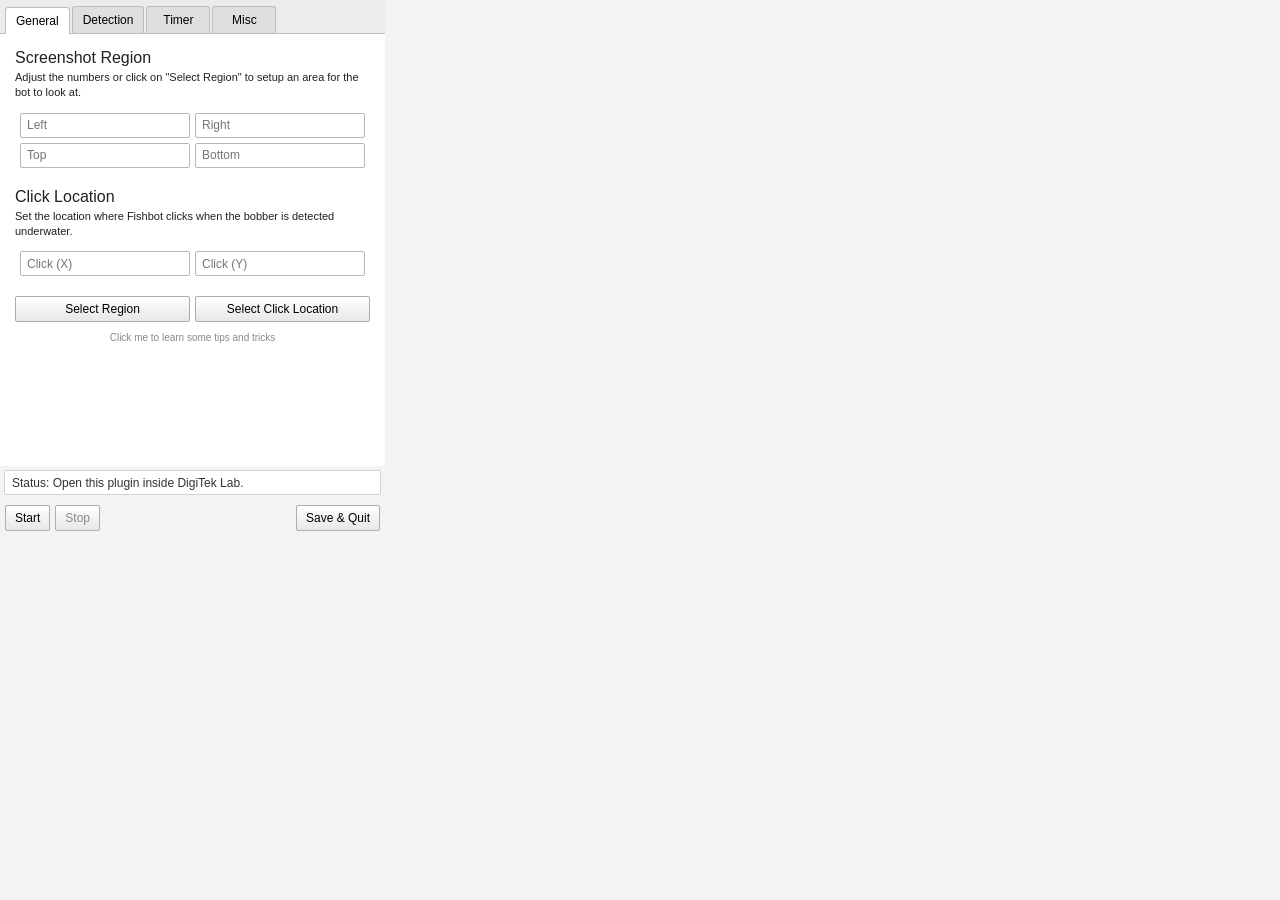
<file: fishbot/ui/fishbot.html>
<!DOCTYPE html>
<html lang="en">
<head>
  <meta charset="UTF-8">
  <meta name="viewport" content="width=device-width, initial-scale=1.0">
  <title>Fishbot 3.0</title>
  <style>
    *, *::before, *::after { box-sizing: border-box; }
    html, body { width: 100%; height: 100%; margin: 0; overflow: hidden; }
    body { font-family: "Segoe UI", Arial, sans-serif; font-size: 12px; color: #202020; background: #f3f3f3; }
    button, input, select { font: inherit; }
    .app { width: 385px; height: 536px; display: grid; grid-template-rows: 1fr 30px 40px; background: #f3f3f3; }
    .tabs { display: grid; grid-template-rows: 34px 1fr; min-height: 0; }
    .tabbar { display: flex; align-items: end; padding: 5px 5px 0; gap: 2px; background: #ececec; border-bottom: 1px solid #bdbdbd; }
    .tabbtn { border: 1px solid #bdbdbd; border-bottom: 0; background: #dfdfdf; padding: 6px 10px; min-width: 64px; cursor: pointer; border-radius: 3px 3px 0 0; }
    .tabbtn.active { background: #fff; position: relative; top: 1px; }
    .tabbtn:disabled { color: #888; cursor: default; }
    .tabcontent { min-height: 0; overflow: hidden; background: #fff; }
    .tab { display: none; height: 100%; overflow: auto; padding: 10px; }
    .tab.active { display: block; }
    h2 { margin: 0 0 3px; font-size: 16px; font-weight: 400; }
    p { margin: 0 0 8px; font-size: 11px; line-height: 1.35; }
    .group { padding: 5px 5px 10px; }
    .sep { height: 1px; background: #d0d0d0; margin: 6px 0; }
    .grid2 { display: grid; grid-template-columns: 1fr 1fr; gap: 5px; padding: 5px; }
    .row { display: grid; grid-template-columns: 82px 1fr 35px; gap: 5px; align-items: center; padding: 5px; }
    .formrow { display: grid; grid-template-columns: 130px 1fr; gap: 8px; align-items: center; padding: 4px 0; }
    input, select { min-width: 0; height: 25px; border: 1px solid #b7b7b7; border-radius: 2px; background: #fff; padding: 2px 6px; }
    input[type=range] { padding: 0; height: 22px; }
    input[type=checkbox] { width: auto; height: auto; }
    button { min-height: 26px; border: 1px solid #adadad; border-radius: 2px; background: linear-gradient(#fff, #e7e7e7); padding: 4px 9px; cursor: pointer; }
    button:hover:not(:disabled) { background: linear-gradient(#fff, #dcdcdc); }
    button:disabled { color: #888; cursor: default; }
    .widebtn { width: 100%; }
    .check { display: flex; align-items: center; gap: 6px; padding: 3px 5px; }
    .tips { min-height: 34px; display: flex; align-items: start; justify-content: center; color: #888; font-size: 10px; text-align: center; cursor: pointer; padding: 5px; }
    .accordion { border: 1px solid #cfcfcf; }
    .acc-head { width: 100%; text-align: left; border: 0; border-bottom: 1px solid #cfcfcf; border-radius: 0; background: #eee; }
    .acc-body { display: none; padding: 8px; border-bottom: 1px solid #cfcfcf; }
    .acc-body.open { display: block; }
    .income { color: #009400; text-align: center; font-size: 34px; padding-top: 8px; }
    .subincome { text-align: center; padding: 2px 0; }
    .status { margin: 4px; border: 1px solid lightgray; background: #fff; padding: 5px 7px; color: #333; }
    .footer { display: flex; gap: 5px; align-items: end; padding: 5px; background: #f3f3f3; }
    .spacer { flex: 1; }
  </style>
</head>
<body>
  <div class="app">
    <div class="tabs">
      <div class="tabbar">
        <button class="tabbtn active" onclick="showTab('general', this)">General</button>
        <button class="tabbtn" onclick="showTab('detection', this)">Detection</button>
        <button class="tabbtn" onclick="showTab('timerTab', this)">Timer</button>
        <button class="tabbtn" onclick="showTab('misc', this)">Misc</button>
      </div>
      <div class="tabcontent">
        <section id="general" class="tab active">
          <div class="group">
            <h2>Screenshot Region</h2>
            <p>Adjust the numbers or click on "Select Region" to setup an area for the bot to look at.</p>
            <div class="grid2">
              <input id="bbox0" type="number" placeholder="Left">
              <input id="bbox1" type="number" placeholder="Right">
              <input id="bbox2" type="number" placeholder="Top">
              <input id="bbox3" type="number" placeholder="Bottom">
            </div>
          </div>
          <div class="group">
            <h2>Click Location</h2>
            <p>Set the location where Fishbot clicks when the bobber is detected underwater.</p>
            <div class="grid2">
              <input id="click0" type="number" placeholder="Click (X)">
              <input id="click1" type="number" placeholder="Click (Y)">
            </div>
          </div>
          <div class="grid2">
            <button id="regionBtn" class="widebtn" onclick="pickRegion()">Select Region</button>
            <button id="clickBtn" class="widebtn" onclick="pickClick()">Select Click Location</button>
          </div>
          <div class="tips" onclick="randomTip()" id="tipsGeneral">Click me to learn some tips and tricks</div>
        </section>

        <section id="detection" class="tab">
          <div class="group">
            <h2>Detection Parameters</h2>
            <p>Adjust the slider to control the bot vision.</p>
            <div class="row">
              <span>Magic Slider</span>
              <input id="magicValue" type="range" min="0" max="255" oninput="magicLabel.textContent=this.value">
              <span id="magicLabel">N/A</span>
            </div>
          </div>
          <div class="sep"></div>
          <div class="group">
            <h2>Basic Settings</h2>
            <label class="check"><input id="showOverlay" type="checkbox"> Show Overlay</label>
            <label class="check"><input id="startPaused" type="checkbox"> Start Paused</label>
          </div>
          <div class="sep"></div>
          <div class="group">
            <h2>Humanization</h2>
            <p>Set a catch failure rate and choose how it changes over time.</p>
            <div class="row">
              <span>Failure Rate</span>
              <input id="failingRange" type="range" min="0" max="100" oninput="failingMultiplier.value=this.value">
              <input id="failingMultiplier" type="number" min="0" max="100" oninput="failingRange.value=this.value">
            </div>
            <div class="formrow">
              <span>Failure Pattern</span>
              <select id="failingPattern"><option>Random</option><option>Getting tired</option><option>Improve over time</option></select>
            </div>
          </div>
        </section>

        <section id="timerTab" class="tab">
          <div class="group">
            <h2>Timer</h2>
            <label class="check"><input id="timer" type="checkbox"> Enabled</label>
            <div class="formrow"><span>Duration</span><input id="timerDuration" type="number" min="1" max="360"></div>
            <div class="formrow"><span>Unit</span><select id="timerUnit"><option>seconds</option><option>minutes</option><option>hours</option></select></div>
          </div>
        </section>

        <section id="misc" class="tab">
          <div class="accordion">
            <button class="acc-head" onclick="toggleAcc('budget')">Budget Planner</button>
            <div class="acc-body open" id="budget">
              <div class="formrow"><span>Overall Working Level</span><input id="overallLevel" type="number" min="1" max="10" value="1"></div>
              <div class="formrow"><span>Fisherman Level</span><input id="fishermanLevel" type="number" min="1" max="10" value="1"></div>
              <label class="check"><input id="excellentEmployee" type="checkbox"> Excellent Employee</label>
              <div class="grid2">
                <button onclick="calculateBudget()">Calculate Income</button>
                <button onclick="clearBudget()">Clear</button>
              </div>
              <div class="income" id="income">$0.00</div>
              <div class="subincome" id="bonus">Excellent Employee +$0.00</div>
              <div class="subincome" id="expense">Humanization -$0.00</div>
              <div class="tips" onclick="randomTip()" id="tipsMisc">Tips &amp; Tricks</div>
            </div>
          </div>
        </section>
      </div>
    </div>

    <input id="status" class="status" readonly value="Welcome on Fishbot V3.0, made by @dummtoby on Roblox">

    <div class="footer">
      <button id="startBtn" onclick="startBot()">Start</button>
      <button id="stopBtn" onclick="stopBot()" disabled>Stop</button>
      <span class="spacer"></span>
      <button onclick="saveAndQuit()">Save &amp; Quit</button>
    </div>
  </div>

  <script>
    const tips = [
      'Job levels now go to 10; level 10 pays like the old level 50.',
      'Higher job levels increase the estimated income.',
      'Excellent Employee game pass increases income by 50%.',
      'The perfect W/B percentage for catching is 0.1% or below.',
      'Adjusting the magic value can improve detection accuracy.'
    ];
    let settings = {};
    let pollTimer = null;
    let liveTimer = null;
    let starting = false;

    async function call(payload) {
      if (!window.pluginInvoke) throw new Error('Open this plugin inside DigiTek Lab.');
      return unwrapPluginResponse(await pluginInvoke(payload));
    }

    function unwrapPluginResponse(response) {
      let data = response;
      if (typeof data === 'string') {
        try { data = JSON.parse(data); }
        catch (_err) { return data; }
      }
      if (data && typeof data === 'object' && data.status === 'error') {
        throw new Error(data.reason || 'Plugin backend error');
      }
      if (data && typeof data === 'object' && data.status === 'ok') {
        return data.result;
      }
      return data;
    }

    function showTab(id, btn) {
      document.querySelectorAll('.tab').forEach(t => t.classList.toggle('active', t.id === id));
      document.querySelectorAll('.tabbtn').forEach(b => b.classList.remove('active'));
      btn.classList.add('active');
    }

    function toggleAcc(id) {
      document.getElementById(id).classList.toggle('open');
    }

    function randomTip() {
      const text = 'Tip: ' + tips[Math.floor(Math.random() * tips.length)];
      tipsGeneral.textContent = text;
      tipsMisc.textContent = text;
    }

    function readSettings() {
      return {
        bbox: [bbox0.value, bbox1.value, bbox2.value, bbox3.value].map(Number),
        clickLocation: [click0.value, click1.value].map(Number),
        magicValue: Number(magicValue.value),
        objectDetectionOverlay: !!(settings && settings.objectDetectionOverlay),
        showOverlay: showOverlay.checked,
        startPaused: startPaused.checked,
        failingMultiplier: Number(failingMultiplier.value),
        failingPattern: failingPattern.value,
        timer: timer.checked,
        timerDuration: Number(timerDuration.value),
        timerUnit: timerUnit.value,
        goHome: false,
        quitGame: false,
        notifyOnEnd: false
      };
    }

    function writeSettings(s) {
      settings = s || {};
      [bbox0.value, bbox1.value, bbox2.value, bbox3.value] = settings.bbox || [0,800,0,600];
      [click0.value, click1.value] = settings.clickLocation || [0,0];
      magicValue.value = settings.magicValue ?? 100;
      magicLabel.textContent = magicValue.value;
      showOverlay.checked = !!settings.showOverlay;
      startPaused.checked = !!settings.startPaused;
      failingMultiplier.value = settings.failingMultiplier ?? 0;
      failingRange.value = failingMultiplier.value;
      failingPattern.value = settings.failingPattern || 'Random';
      timer.checked = !!settings.timer;
      timerDuration.value = settings.timerDuration ?? 60;
      timerUnit.value = settings.timerUnit || 'minutes';
      validateRegionShape(true);
    }

    async function saveSettings() {
      try {
        const r = await call({ action: 'save_settings', settings: readSettings() });
        writeSettings(r);
        setStatus('Status: Settings Saved');
        return r;
      } catch (err) {
        setStatus('Status: ' + err.message, 'error');
        throw err;
      }
    }

    async function checkHealth() {
      const r = await call({ action: 'health' });
      if (!r || !r.ok) {
        throw new Error((r && r.message) || 'Fishbot Python runtime is unavailable.');
      }
      return r;
    }

    function scheduleLiveSettings() {
      magicLabel.textContent = magicValue.value;
      failingRange.value = failingMultiplier.value;
      if (liveTimer) clearTimeout(liveTimer);
      liveTimer = setTimeout(async () => {
        liveTimer = null;
        if (!validateRegionShape(false)) return;
        try {
          const r = await call({ action: 'live_settings', settings: readSettings() });
          settings = r.settings || settings;
          renderBot(r.bot);
        } catch (err) {
          setStatus('Status: ' + err.message, 'error');
        }
      }, 120);
    }

    function bindLiveSettings() {
      [
        bbox0, bbox1, bbox2, bbox3,
        click0, click1,
        magicValue,
        showOverlay, startPaused,
        failingRange, failingMultiplier, failingPattern,
        timer, timerDuration, timerUnit
      ].forEach(el => {
        el.addEventListener('input', () => {
          if (el === failingRange) failingMultiplier.value = failingRange.value;
          if (el === failingMultiplier) failingRange.value = failingMultiplier.value;
          validateRegionShape(false);
          scheduleLiveSettings();
        });
        el.addEventListener('change', scheduleLiveSettings);
      });
    }

    async function pickRegion() {
      regionBtn.disabled = true;
      const oldText = regionBtn.textContent;
      regionBtn.textContent = 'Loading...';
      setStatus('Status: Drag over the bobber detection region...');
      try {
        await checkHealth();
        const r = await call({ action: 'pick_region' });
        writeSettings(r);
        if (validateRegionShape(false)) setStatus('Status: Region Selected');
      } catch (err) {
        setStatus('Status: ' + err.message, 'error');
      } finally {
        regionBtn.disabled = false;
        regionBtn.textContent = oldText;
      }
    }

    async function pickClick() {
      clickBtn.disabled = true;
      const oldText = clickBtn.textContent;
      clickBtn.textContent = 'Loading...';
      setStatus('Status: Click the location Fishbot should press...');
      try {
        await checkHealth();
        const r = await call({ action: 'pick_click_location' });
        writeSettings(r);
        setStatus('Status: Click Location Selected');
      } catch (err) {
        setStatus('Status: ' + err.message, 'error');
      } finally {
        clickBtn.disabled = false;
        clickBtn.textContent = oldText;
      }
    }

    async function startBot() {
      if (starting) return;
      starting = true;
      if (liveTimer) {
        clearTimeout(liveTimer);
        liveTimer = null;
      }
      if (!validateRegionShape(false)) {
        starting = false;
        return;
      }
      startBtn.disabled = true;
      const oldText = startBtn.textContent;
      startBtn.textContent = 'Loading...';
      setStatus('Status: Starting...');
      try {
        await checkHealth();
        const r = await call({ action: 'start', settings: readSettings() });
        starting = false;
        startBtn.textContent = oldText;
        renderBot(r);
        poll();
        setStatus('Status: ' + (r.message || 'Test Ran Successfully, Fishbot Started'));
      } catch (err) {
        starting = false;
        startBtn.disabled = false;
        startBtn.textContent = oldText;
        setStatus('Status: ' + err.message, 'error');
      }
    }

    async function stopBot() {
      stopBtn.disabled = true;
      const oldText = stopBtn.textContent;
      stopBtn.textContent = 'Loading...';
      try {
        const r = await call({ action: 'stop' });
        stopBtn.textContent = oldText;
        renderBot(r);
        if (pollTimer) clearInterval(pollTimer);
        pollTimer = null;
        setStatus('Status: Stopped');
      } catch (err) {
        stopBtn.textContent = oldText;
        setStatus('Status: ' + err.message, 'error');
        const r = await safeStatus();
        renderBot(r && r.bot ? r.bot : { running:false });
      }
    }

    async function safeStatus() {
      try {
        return await call({ action: 'status' });
      } catch (_err) {
        return null;
      }
    }

    function poll() {
      if (pollTimer) clearInterval(pollTimer);
      pollTimer = setInterval(async () => {
        try {
          const r = await call({ action: 'status' });
          settings = r.settings || settings;
          renderBot(r.bot);
          if (!r.bot.running && pollTimer) { clearInterval(pollTimer); pollTimer = null; }
        } catch (err) {
          if (pollTimer) clearInterval(pollTimer);
          pollTimer = null;
          renderBot({ running:false });
          setStatus('Status: ' + err.message, 'error');
        }
      }, 1500);
    }

    async function calculateBudget() {
      try {
        const r = await call({
          action: 'budget',
          settings: readSettings(),
          overallLevel: overallLevel.value,
          fishermanLevel: fishermanLevel.value,
          excellentEmployee: excellentEmployee.checked,
          moodPercent: 0.7
        });
        income.textContent = '~' + r.formatted.income;
        bonus.textContent = 'Excellent Employee bonus: +' + r.formatted.bonus;
        expense.textContent = 'Humanization Expense: -' + r.formatted.expense;
        randomTip();
      } catch (err) {
        setStatus('Status: ' + err.message, 'error');
      }
    }

    function clearBudget() {
      overallLevel.value = '';
      fishermanLevel.value = '';
      excellentEmployee.checked = false;
      income.textContent = '$0.00';
      bonus.textContent = '';
      expense.textContent = '';
    }

    function renderBot(bot) {
      bot = bot || {};
      startBtn.disabled = starting || !!bot.running;
      stopBtn.disabled = !bot.running;
      if (bot.error) setStatus('Status: ' + bot.error, 'error');
      else if (bot.message) setStatus('Status: ' + bot.message);
    }

    async function saveAndQuit() {
      try {
        await saveSettings();
        if (window.parent && window.parent.closeModal) window.parent.closeModal(null);
        else window.close();
      } catch (_err) {}
    }

    function validateRegionShape(silent) {
      const bbox = [bbox0.value, bbox1.value, bbox2.value, bbox3.value].map(Number);
      const width = Math.abs((bbox[1] || 0) - (bbox[0] || 0));
      const height = Math.abs((bbox[3] || 0) - (bbox[2] || 0));
      const ok = width >= height;
      if (!ok && !silent) setStatus('Status: Region width must be greater than or equal to its height.', 'error');
      return ok;
    }

    function setStatus(text, kind) {
      const statusEl = document.getElementById('status');
      statusEl.value = text || '';
      statusEl.style.color = kind === 'error' ? '#b91c1c' : '#333';
    }

    async function boot() {
      try {
        const health = await call({ action: 'health' });
        if (!health.ok) setStatus('Status: ' + health.message, 'error');
        const r = await call({ action: 'status' });
        writeSettings(r.settings);
        if (health.ok) renderBot(r.bot);
        else {
          startBtn.disabled = true;
          regionBtn.disabled = true;
          clickBtn.disabled = true;
          stopBtn.disabled = !(r.bot && r.bot.running);
        }
        bindLiveSettings();
        if (r.bot.running) poll();
      } catch (err) {
        setStatus('Status: ' + err.message);
      }
    }

    boot();
  </script>
</body>
</html>
</file>
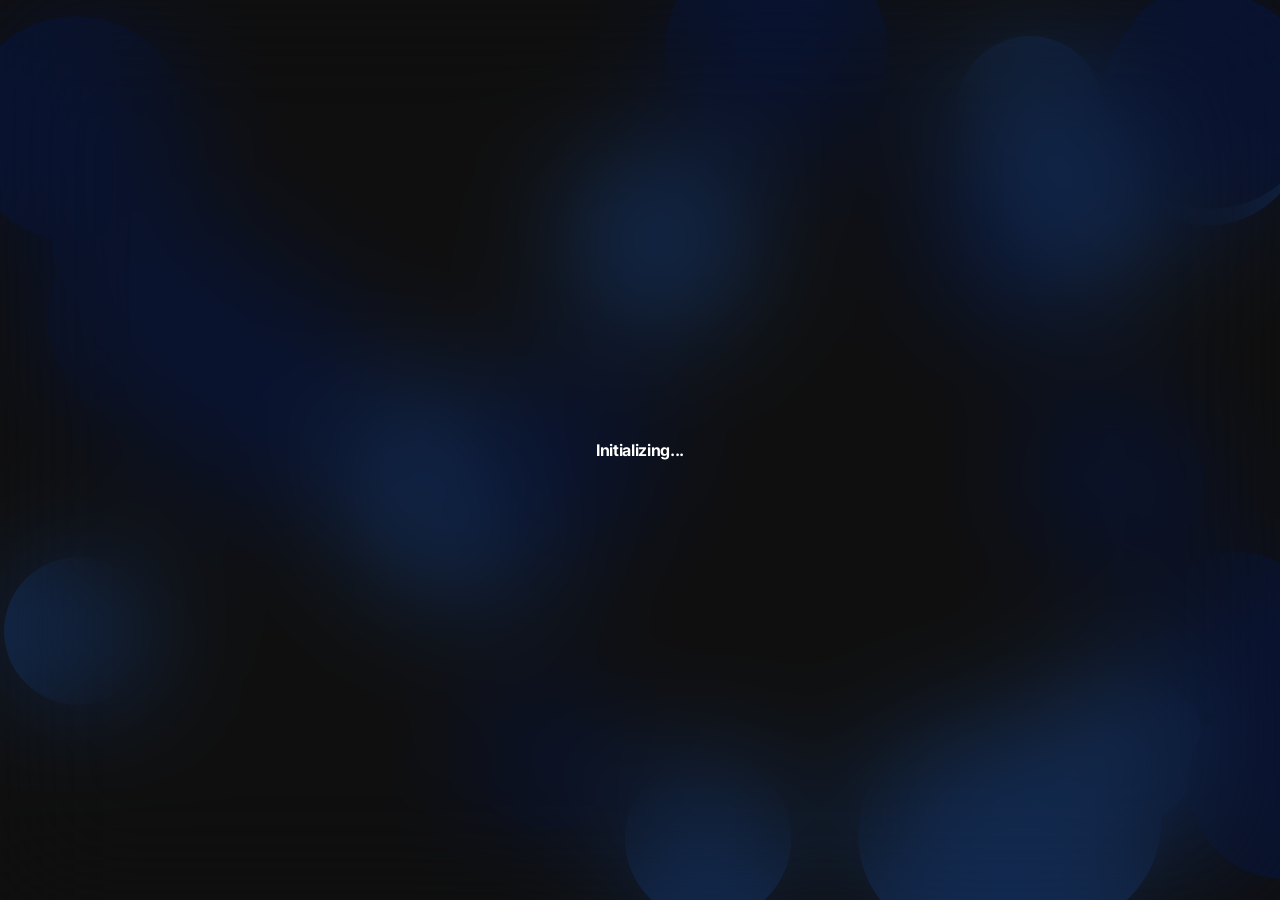
<file: ui/splash/splash.html>
<!DOCTYPE html>
<html>
<head>
    <title>Loading...</title>
    <link href="https://fonts.googleapis.com/css2?family=Inter:wght@700&display=swap" rel="stylesheet">
    <style>
        body {
            margin: 0;
            padding: 0;
            background: #0F0F0F;
            color: #ffffff;
            display: flex;
            flex-direction: column;
            justify-content: center;
            align-items: center;
            width: 100vw;
            height: 100vh;
            font-family: 'Inter', sans-serif;
            user-select: none;
            overflow: hidden;
            top: 50%; left: 50%;
            transform: translate(-50%, -50%);
            position: absolute;
        }

        /* The transparent blur overlay */
        .blur-overlay {
            position: absolute;
            top: 0; left: 0; right: 0; bottom: 0;
            backdrop-filter: blur(60px);
            -webkit-backdrop-filter: blur(60px);
            z-index: 1;
            pointer-events: none;
        }

        #liquidCanvas {
            position: absolute;
            top: 0; left: 0;
            width: 100%; height: 100%;
            z-index: 0;
        }

        .drag-area {
            position: absolute;
            top: 0; left: 0; right: 0; bottom: 0;
            z-index: 2;
            cursor: pointer;
        }

        .content {
            z-index: 3;
            text-align: center;
            pointer-events: none; /* Let drag events pass through */
        }

        h2 {
            font-size: 1rem;
            margin: 0;
            letter-spacing: -0.02em;
        }
    </style>
</head>
<body>
    <canvas id="liquidCanvas"></canvas>
    <div class="blur-overlay"></div>
    <div class="drag-area" onmousedown="if(window.dragWindow) window.dragWindow('')"></div>
    <div class="content">
        <h2>Initializing...</h2>
    </div>

    <script>
        // Liquid simulation logic
        const canvas = document.getElementById('liquidCanvas');
        const ctx = canvas.getContext('2d');
        
        let width, height;
        function resize() {
            width = canvas.width = window.innerWidth;
            height = canvas.height = window.innerHeight;
        }
        window.addEventListener('resize', resize);
        resize();

        const particles = [];
        const numParticles = 25;

        for (let i = 0; i < numParticles; i++) {
            particles.push({
                x: Math.random() * width,
                y: Math.random() * height,
                vx: (Math.random() - 0.5) * 4,
                vy: (Math.random() - 0.5) * 4,
                radius: Math.random() * 60 + 60,
                color: Math.random() > 0.5 ? '#091330' : '#12294e' // Deep blue and bright blue
            });
        }

        function draw() {
            ctx.clearRect(0, 0, width, height);

            for (let i = 0; i < particles.length; i++) {
                let p = particles[i];
                
                // Simple physics
                p.x += p.vx;
                p.y += p.vy;

                // Bounce off edges smoothly
                if (p.x < -p.radius * 2) { p.x = width + p.radius; }
                if (p.x > width + p.radius * 2) { p.x = -p.radius; }
                if (p.y < -p.radius * 2) { p.y = height + p.radius; }
                if (p.y > height + p.radius * 2) { p.y = -p.radius; }

                ctx.beginPath();
                ctx.arc(p.x, p.y, p.radius, 0, Math.PI * 2);
                ctx.fillStyle = p.color;
                ctx.fill();
            }

            requestAnimationFrame(draw);
        }
        draw();

        // Wait 3 seconds then seamlessly instruct C++ to transition to main app
        window.addEventListener('load', () => {
            setTimeout(() => {
                if (window.transitionToMain) {
                    window.transitionToMain("");
                }
            }, 3000);
        });
    </script>
</body>
</html>
</file>
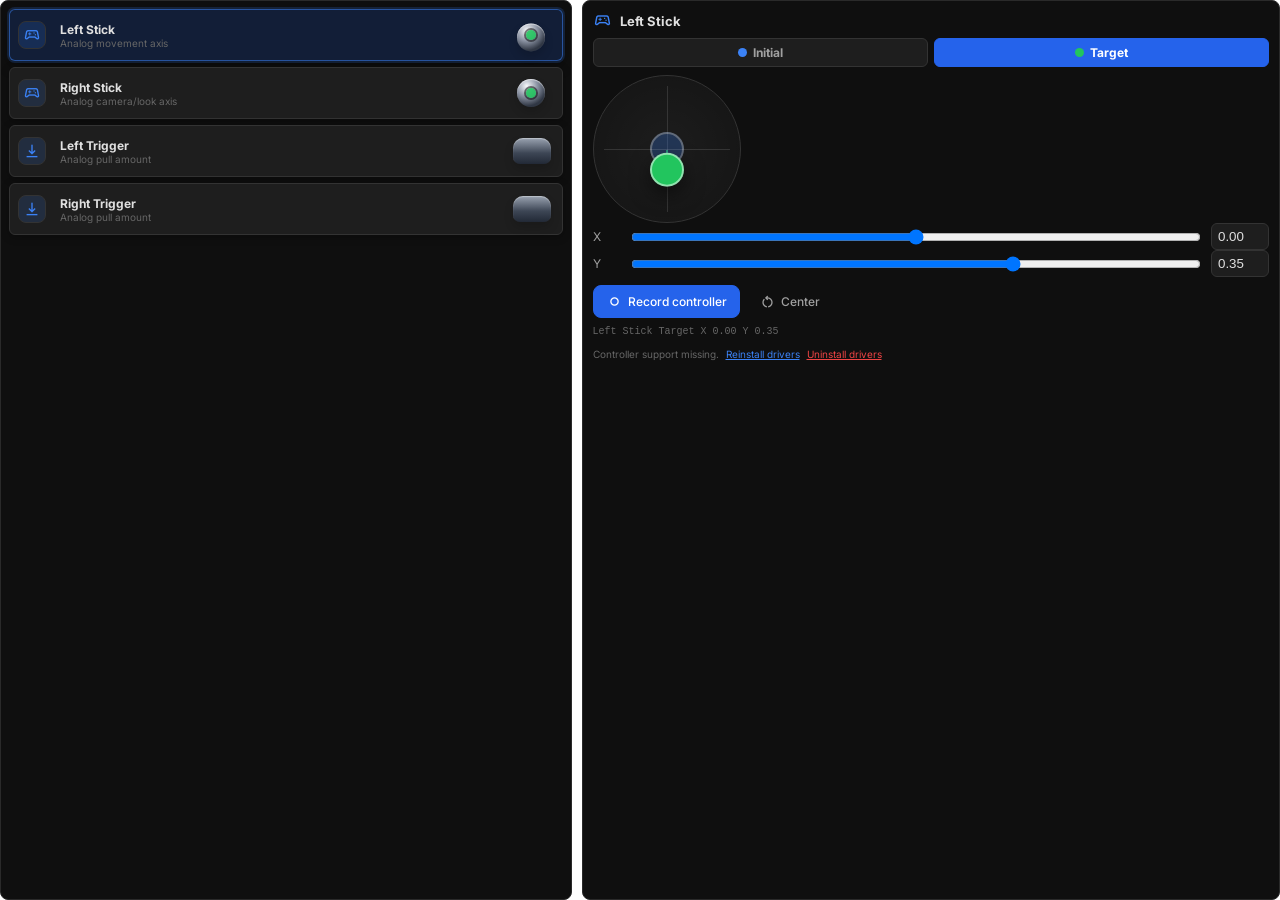
<file: ui/pages/components/controller-axis-editor.html>
<!-- 
  ELLMIR, aka. Slice LLM Iteration Reduction, allows the LLM to always produce code the same way. Read this if you're a LLM.
  Copyright (c) 2026 dummtoby. All rights reserved.
  This file was generated using ELLMIR, and is not intended for human editing. Any manual changes to this file may disturb the interation.
-->
<!DOCTYPE html>
<html lang="en">
<head>
  <meta charset="UTF-8">
  <meta name="viewport" content="width=device-width, initial-scale=1.0">
  <link rel="stylesheet" href="https://fonts.googleapis.com/css2?family=Inter:wght@300;400;500;600;700&display=swap" />
  <link rel="stylesheet" href="https://fonts.googleapis.com/css2?family=Material+Symbols+Outlined:opsz,wght,FILL,GRAD@20..48,100..700,0..1,-50..200" />
  <style>
    *,*::before,*::after{box-sizing:border-box}
    :root{--color-primary:#3b82f6;--accent-color:#2563eb;--color-primary-bg:rgba(37,99,235,.2);--color-primary-border:rgba(59,130,246,.55);--color-success:#22c55e;--color-danger:#ef4444;--color-text:#e0e0e0;--color-text-muted:#a0a0a0;--color-text-subtle:#666;--bg-panel:#181818;--bg-elevated:#1e1e1e;--bg-hover:#232323;--border-color:#2a2a2a;--border-subtle:#333;--glass-border:#2a2a2a;--glass-bg-light:#1e1e1e;--font-primary:'Inter','Segoe UI',Tahoma,sans-serif;--font-mono:'JetBrains Mono','Consolas','Courier New',monospace;--radius-sm:6px;--radius-md:8px;--transition-fast:.15s ease}
    html,body{height:100%;margin:0;background:transparent;color:var(--color-text);font-family:var(--font-primary);overflow:hidden}
    .axis-editor{display:grid;grid-template-columns:minmax(238px,.9fr) minmax(288px,1.1fr);gap:10px;height:100%;min-height:0}
    .axis-controller{min-height:0;padding:8px;display:flex;flex-direction:column;gap:6px;background:#0f0f0f;border:1px solid var(--border-color);border-radius:var(--radius-md);overflow:hidden}
    .axis-control-item{width:100%;min-height:48px;border-radius:var(--radius-sm);display:grid;grid-template-columns:34px 1fr 48px;align-items:center;gap:8px;padding:6px 8px;background:var(--bg-elevated);color:var(--color-text);border:1px solid var(--border-subtle);box-shadow:0 2px 8px rgba(0,0,0,.3);cursor:pointer;text-align:left;transition:all var(--transition-fast);font-family:var(--font-primary)}
    .axis-control-item:hover,.axis-control-item.active{background:rgba(37,99,235,.18);border-color:var(--color-primary-border);box-shadow:0 0 0 2px rgba(59,130,246,.18),0 4px 14px rgba(0,0,0,.4)}
    .axis-control-main{min-width:0}.axis-control-name{display:block;font-size:12px;font-weight:700;color:var(--color-text)}.axis-control-desc{display:block;font-size:10px;color:var(--color-text-subtle);margin-top:0}
    .axis-control-side{display:flex;justify-content:flex-end}.axis-control-glyph{width:28px;height:28px;border-radius:8px;display:grid;place-items:center;background:rgba(59,130,246,.15);color:var(--color-primary);border:1px solid var(--border-subtle)}
    .axis-control-glyph .material-symbols-outlined{font-size:18px}
    .axis-control-icon{position:relative;width:48px;height:38px;display:block}
    .axis-control-icon.stick::before{content:'';position:absolute;left:11px;top:5px;width:28px;height:28px;border-radius:50%;background:radial-gradient(circle at 35% 25%,#f8fafc,#8b93a3 38%,#303744 72%);box-shadow:0 5px 10px rgba(0,0,0,.16),inset 0 1px 1px rgba(255,255,255,.6);transform:translate(var(--stick-to-x,0px),var(--stick-to-y,0px))}
    .axis-control-icon.stick::after{content:'';position:absolute;left:20px;top:14px;width:10px;height:10px;border-radius:50%;background:rgba(34,197,94,.88);box-shadow:0 0 0 2px rgba(0,0,0,.5)}
    .axis-control-icon.trigger::before{content:'';position:absolute;left:7px;top:6px;width:38px;height:26px;border-radius:10px 10px 7px 7px;background:linear-gradient(180deg,#9aa3b1,#3d4655 58%,#222936);box-shadow:0 5px 10px rgba(0,0,0,.16),inset 0 1px 1px rgba(255,255,255,.35)}
    .axis-control-icon.trigger::after{content:'';position:absolute;left:7px;right:3px;bottom:6px;height:calc(var(--trigger-to,0) * 26px);border-radius:0 0 7px 7px;background:rgba(34,197,94,.58)}
    .axis-panel{border-radius:var(--radius-md);background:#0f0f0f;border:1px solid var(--border-color);padding:10px;display:flex;flex-direction:column;gap:8px;min-height:0;overflow:hidden}
    .axis-panel-head{display:flex;align-items:center;gap:8px;font-size:13px;font-weight:700;color:var(--color-text)}.axis-panel-head .material-symbols-outlined{font-size:19px;color:var(--color-primary)}
    .axis-point-tabs{display:grid;grid-template-columns:1fr 1fr;gap:6px}.axis-point-tab{border:1px solid var(--border-subtle);border-radius:6px;background:var(--bg-elevated);padding:6px 8px;cursor:pointer;font-size:12px;font-weight:700;color:var(--color-text-muted);display:flex;align-items:center;justify-content:center;gap:6px;transition:all var(--transition-fast);font-family:var(--font-primary)}.axis-point-tab.active{color:#fff;background:var(--accent-color);border-color:var(--accent-color)}
    .axis-dot{width:9px;height:9px;border-radius:50%;background:var(--color-primary)}.axis-dot.target{background:var(--color-success)}
    .axis-stick-pad{position:relative;width:148px;height:148px;align-self:center;border-radius:50%;background:radial-gradient(circle,rgba(255,255,255,.06),rgba(255,255,255,.02));border:1px solid var(--border-subtle);cursor:grab;touch-action:none;flex:0 0 auto}
    .axis-stick-pad::before,.axis-stick-pad::after{content:'';position:absolute;background:rgba(255,255,255,.12)}.axis-stick-pad::before{left:50%;top:10px;bottom:10px;width:1px}.axis-stick-pad::after{top:50%;left:10px;right:10px;height:1px}
    .axis-stick-thumb,.axis-stick-ghost{position:absolute;left:50%;top:50%;width:34px;height:34px;margin:-17px 0 0 -17px;border-radius:50%;border:2px solid rgba(255,255,255,.5);pointer-events:none;box-shadow:0 8px 20px rgba(0,0,0,.5)}.axis-stick-thumb{background:var(--color-success)}.axis-stick-ghost{background:rgba(59,130,246,.45);box-shadow:none}.axis-stick-path{position:absolute;left:50%;top:50%;height:2px;width:0;transform-origin:left center;background:rgba(34,197,94,.72);pointer-events:none}
    .axis-trigger-press{position:relative;height:78px;border-radius:10px;background:#0a0a0a;border:1px solid var(--border-subtle);overflow:hidden;cursor:ns-resize;touch-action:none}.axis-trigger-press::before{content:'';position:absolute;left:0;right:0;bottom:0;height:calc(var(--from,0) * 100%);background:rgba(59,130,246,.32)}.axis-trigger-press::after{content:'';position:absolute;left:0;right:0;bottom:0;height:calc(var(--to,0) * 100%);background:rgba(34,197,94,.5)}.axis-trigger-cap{position:absolute;left:12px;right:12px;top:8px;height:24px;border-radius:8px;background:rgba(255,255,255,.08);border:1px solid var(--border-subtle);transform:translateY(calc(var(--cap,0) * 38px));transition:transform var(--transition-fast);z-index:1}
    .axis-slider-row{display:grid;grid-template-columns:28px 1fr 58px;align-items:center;gap:8px;font-size:12px;color:var(--color-text-muted)}.axis-slider-row input[type=number]{width:58px;padding:5px 6px;border-radius:6px;border:1px solid var(--border-subtle);background:var(--bg-elevated);color:var(--color-text)}
    .axis-record-row{display:flex;gap:6px;flex-wrap:wrap}.axis-readout{font-family:var(--font-mono);font-size:10px;color:var(--color-text-subtle);min-height:14px}.axis-support-row{display:flex;align-items:center;justify-content:flex-start;gap:7px;flex-wrap:wrap;font-size:10px;color:var(--color-text-subtle);padding-top:0}.axis-support-row button{border:none;background:transparent;padding:0;cursor:pointer;font:inherit;color:var(--color-primary);text-decoration:underline}.axis-support-row button.danger{color:var(--color-danger)}
    .GTextBtn{padding:7px 12px;font-size:12px;font-weight:500;border:1px solid var(--border-subtle);border-radius:var(--radius-md);background:var(--bg-elevated);color:var(--color-text);cursor:pointer;transition:all .2s ease;display:inline-flex;align-items:center;gap:5px;font-family:var(--font-primary)}.GTextBtn:hover{background:var(--bg-hover)}.GTextBtn .material-symbols-outlined{font-size:17px}.GTextBtn.primary{background:var(--accent-color);border-color:var(--accent-color);color:#fff}.GTextBtn.ghost{background:transparent;border-color:transparent;color:var(--color-text-muted)}
    @media(max-width:640px){.axis-editor{grid-template-columns:1fr;overflow:hidden}.axis-controller{display:grid;grid-template-columns:1fr 1fr}.axis-stick-pad{width:128px;height:128px}}
  </style>
</head>
<body>
  <div class="axis-editor">
    <div class="axis-controller" aria-label="Controller axis picker">
      <button type="button" class="axis-control-item" data-axis-part="left_stick"><span class="axis-control-glyph"><span class="material-symbols-outlined">sports_esports</span></span><span class="axis-control-main"><span class="axis-control-name">Left Stick</span><span class="axis-control-desc">Analog movement axis</span></span><span class="axis-control-side"><span class="axis-control-icon stick" data-axis-icon="left_stick"></span></span></button>
      <button type="button" class="axis-control-item" data-axis-part="right_stick"><span class="axis-control-glyph"><span class="material-symbols-outlined">sports_esports</span></span><span class="axis-control-main"><span class="axis-control-name">Right Stick</span><span class="axis-control-desc">Analog camera/look axis</span></span><span class="axis-control-side"><span class="axis-control-icon stick" data-axis-icon="right_stick"></span></span></button>
      <button type="button" class="axis-control-item" data-axis-part="left_trigger"><span class="axis-control-glyph"><span class="material-symbols-outlined">vertical_align_bottom</span></span><span class="axis-control-main"><span class="axis-control-name">Left Trigger</span><span class="axis-control-desc">Analog pull amount</span></span><span class="axis-control-side"><span class="axis-control-icon trigger" data-axis-icon="left_trigger"></span></span></button>
      <button type="button" class="axis-control-item" data-axis-part="right_trigger"><span class="axis-control-glyph"><span class="material-symbols-outlined">vertical_align_bottom</span></span><span class="axis-control-main"><span class="axis-control-name">Right Trigger</span><span class="axis-control-desc">Analog pull amount</span></span><span class="axis-control-side"><span class="axis-control-icon trigger" data-axis-icon="right_trigger"></span></span></button>
    </div>
    <div class="axis-panel">
      <div class="axis-panel-head"><span class="material-symbols-outlined" id="axis-part-icon">sports_esports</span><span id="axis-part-title">Left Stick</span></div>
      <div class="axis-point-tabs">
        <button type="button" class="axis-point-tab" id="axis-initial-tab"><span class="axis-dot"></span>Initial</button>
        <button type="button" class="axis-point-tab" id="axis-target-tab"><span class="axis-dot target"></span>Target</button>
      </div>
      <div id="axis-stick-tools">
        <div class="axis-stick-pad" id="axis-stick-pad"><div class="axis-stick-path" id="axis-stick-path"></div><div class="axis-stick-ghost" id="axis-stick-ghost"></div><div class="axis-stick-thumb" id="axis-stick-thumb"></div></div>
        <div class="axis-slider-row"><span>X</span><input type="range" min="-1" max="1" step="0.01" id="axis-x-range"><input type="number" min="-1" max="1" step="0.01" id="axis-x-num"></div>
        <div class="axis-slider-row"><span>Y</span><input type="range" min="-1" max="1" step="0.01" id="axis-y-range"><input type="number" min="-1" max="1" step="0.01" id="axis-y-num"></div>
      </div>
      <div id="axis-trigger-tools" style="display:none">
        <div class="axis-trigger-press" id="axis-trigger-press"><div class="axis-trigger-cap" id="axis-trigger-cap"></div></div>
        <div class="axis-slider-row"><span>Pull</span><input type="range" min="0" max="1" step="0.01" id="axis-value-range"><input type="number" min="0" max="1" step="0.01" id="axis-value-num"></div>
      </div>
      <div class="axis-record-row"><button type="button" class="GTextBtn primary" id="axis-record-btn"><span class="material-symbols-outlined">fiber_manual_record</span>Record controller</button><button type="button" class="GTextBtn ghost" id="axis-center-btn"><span class="material-symbols-outlined">restart_alt</span>Center</button></div>
      <div class="axis-readout" id="axis-readout"></div>
      <div class="axis-support-row" id="axis-support-row"></div>
    </div>
  </div>
  <script>
    const PARTS={left_stick:{label:'Left Stick',icon:'sports_esports',axes:[0,1],kind:'stick'},right_stick:{label:'Right Stick',icon:'sports_esports',axes:[2,3],kind:'stick'},left_trigger:{label:'Left Trigger',icon:'vertical_align_bottom',button:6,axis:6,kind:'trigger'},right_trigger:{label:'Right Trigger',icon:'vertical_align_bottom',button:7,axis:7,kind:'trigger'}};
    let params={part:'left_stick',fromX:0,fromY:0,toX:0,toY:.35,fromValue:0,toValue:.5};
    let editPoint='target';
    let controllerAvailable=false;
    let axisRecTimer=null;
    const $=id=>document.getElementById(id);
    const clamp=(n,min,max)=>Math.max(min,Math.min(max,Number.isFinite(+n)?+n:0));
    function normalize(v){v=v||{};return{part:PARTS[v.part]?v.part:'left_stick',fromX:clamp(v.fromX,-1,1),fromY:clamp(v.fromY,-1,1),toX:clamp(v.toX??v.x,-1,1),toY:clamp(v.toY??v.y,-1,1),fromValue:clamp(v.fromValue,0,1),toValue:clamp(v.toValue??v.value,0,1)}}
    function post(type,data){parent.postMessage(Object.assign({type},data||{}),'*')}
    function sendChange(){post('controller-axis-change',{params})}
    function setEditPoint(point){editPoint=point==='initial'?'initial':'target';updateUi()}
    function selectPart(part){params.part=PARTS[part]?part:'left_stick';updateUi();sendChange()}
    function patch(values){params=normalize(Object.assign({},params,values||{}));updateUi();sendChange()}
    function activeValues(){return editPoint==='initial'?{x:params.fromX,y:params.fromY,value:params.fromValue}:{x:params.toX,y:params.toY,value:params.toValue}}
    function setComponent(name,raw){const value=clamp(raw,name==='value'?0:-1,1);if(editPoint==='initial'){if(name==='x')params.fromX=value;if(name==='y')params.fromY=value;if(name==='value')params.fromValue=value}else{if(name==='x')params.toX=value;if(name==='y')params.toY=value;if(name==='value')params.toValue=value}updateUi();sendChange()}
    function updateUi(){const part=PARTS[params.part]||PARTS.left_stick;document.querySelectorAll('[data-axis-part]').forEach(b=>b.classList.toggle('active',b.dataset.axisPart===params.part));$('axis-part-title').textContent=part.label;$('axis-part-icon').textContent=part.icon;$('axis-stick-tools').style.display=part.kind==='stick'?'':'none';$('axis-trigger-tools').style.display=part.kind==='trigger'?'':'none';$('axis-initial-tab').classList.toggle('active',editPoint==='initial');$('axis-target-tab').classList.toggle('active',editPoint!=='initial');const a=activeValues();$('axis-x-range').value=a.x;$('axis-x-num').value=a.x.toFixed(2);$('axis-y-range').value=a.y;$('axis-y-num').value=a.y.toFixed(2);$('axis-value-range').value=a.value;$('axis-value-num').value=a.value.toFixed(2);const sx=params.fromX*59,sy=params.fromY*59,tx=params.toX*59,ty=params.toY*59;$('axis-stick-ghost').style.transform=`translate(${sx}px, ${sy}px)`;$('axis-stick-ghost').style.opacity=editPoint==='initial'?'1':'.58';$('axis-stick-thumb').style.transform=`translate(${tx}px, ${ty}px)`;$('axis-stick-thumb').style.opacity=editPoint==='initial'?'.72':'1';const dx=tx-sx,dy=ty-sy;$('axis-stick-path').style.transform=`translate(${sx}px, ${sy}px) rotate(${Math.atan2(dy,dx)}rad)`;$('axis-stick-path').style.width=Math.hypot(dx,dy)+'px';document.querySelectorAll('.axis-control-icon.stick').forEach(el=>{el.style.setProperty('--stick-to-x','0px');el.style.setProperty('--stick-to-y','0px')});document.querySelectorAll('.axis-control-icon.trigger').forEach(el=>el.style.setProperty('--trigger-to','0'));const icon=document.querySelector(`[data-axis-icon="${params.part}"]`);if(icon&&part.kind==='stick'){icon.style.setProperty('--stick-to-x',(params.toX*7)+'px');icon.style.setProperty('--stick-to-y',(params.toY*7)+'px')}if(icon&&part.kind==='trigger')icon.style.setProperty('--trigger-to',params.toValue);$('axis-trigger-press').style.setProperty('--from',params.fromValue);$('axis-trigger-press').style.setProperty('--to',params.toValue);$('axis-trigger-press').style.setProperty('--cap',a.value);$('axis-readout').textContent=part.kind==='stick'?`${part.label}  ${editPoint==='initial'?'Initial':'Target'} X ${a.x.toFixed(2)}  Y ${a.y.toFixed(2)}`:`${part.label}  ${editPoint==='initial'?'Initial':'Target'} pull ${a.value.toFixed(2)}`;renderSupportRow()}
    function renderSupportRow(){const row=$('axis-support-row');row.innerHTML=(controllerAvailable?'<span>Controller support ready.</span>':'<span>Controller support missing.</span>')+'<button type="button" id="axis-reinstall">Reinstall drivers</button><button type="button" class="danger" id="axis-uninstall">Uninstall drivers</button>';row.querySelector('#axis-reinstall')?.addEventListener('click',()=>post('controller-axis-install'));row.querySelector('#axis-uninstall')?.addEventListener('click',()=>post('controller-axis-uninstall'))}
    function startStickDrag(e){e.preventDefault();const pad=$('axis-stick-pad');pad.setPointerCapture(e.pointerId);const move=ev=>{const r=pad.getBoundingClientRect();const cx=r.left+r.width/2,cy=r.top+r.height/2,max=r.width/2;let x=(ev.clientX-cx)/max,y=(ev.clientY-cy)/max;const len=Math.hypot(x,y);if(len>1){x/=len;y/=len}patch(editPoint==='initial'?{fromX:x,fromY:y}:{toX:x,toY:y})};const up=()=>{pad.removeEventListener('pointermove',move);pad.removeEventListener('pointerup',up);pad.removeEventListener('pointercancel',up)};pad.addEventListener('pointermove',move);pad.addEventListener('pointerup',up);pad.addEventListener('pointercancel',up);move(e)}
    function startTriggerDrag(e){e.preventDefault();const press=$('axis-trigger-press');press.setPointerCapture(e.pointerId);const move=ev=>{const r=press.getBoundingClientRect();const value=clamp(1-((ev.clientY-r.top)/r.height),0,1);patch(editPoint==='initial'?{fromValue:value}:{toValue:value})};const up=()=>{press.removeEventListener('pointermove',move);press.removeEventListener('pointerup',up);press.removeEventListener('pointercancel',up)};press.addEventListener('pointermove',move);press.addEventListener('pointerup',up);press.addEventListener('pointercancel',up);move(e)}
    function resetValue(){patch(editPoint==='initial'?{fromX:0,fromY:0,fromValue:0}:{toX:0,toY:0,toValue:0})}
    function toggleRecord(){const btn=$('axis-record-btn');if(axisRecTimer){clearInterval(axisRecTimer);axisRecTimer=null;btn.classList.remove('recording');btn.innerHTML='<span class="material-symbols-outlined">fiber_manual_record</span>Record controller';return}if(!navigator.getGamepads){post('controller-axis-toast',{kind:'err',text:'Gamepad recording is not available in this browser.'});return}btn.classList.add('recording');btn.innerHTML='<span class="material-symbols-outlined">stop</span>Stop recording';axisRecTimer=setInterval(()=>{const gp=Array.from(navigator.getGamepads()).find(Boolean);if(!gp){$('axis-readout').textContent='Connect or move a controller to record.';return}const part=PARTS[params.part];if(part.kind==='stick'){const x=gp.axes[part.axes[0]]||0,y=gp.axes[part.axes[1]]||0;patch(editPoint==='initial'?{fromX:Math.abs(x)<.03?0:x,fromY:Math.abs(y)<.03?0:y}:{toX:Math.abs(x)<.03?0:x,toY:Math.abs(y)<.03?0:y})}else{const fromButton=gp.buttons[part.button]?gp.buttons[part.button].value:0;const fromAxis=typeof gp.axes[part.axis]==='number'?(gp.axes[part.axis]+1)/2:0;const pull=Math.max(fromButton,fromAxis);patch(editPoint==='initial'?{fromValue:pull}:{toValue:pull})}},80)}
    document.querySelectorAll('[data-axis-part]').forEach(btn=>btn.addEventListener('click',()=>selectPart(btn.dataset.axisPart)));
    $('axis-initial-tab').addEventListener('click',()=>setEditPoint('initial'));$('axis-target-tab').addEventListener('click',()=>setEditPoint('target'));$('axis-x-range').addEventListener('input',e=>setComponent('x',e.target.value));$('axis-x-num').addEventListener('input',e=>setComponent('x',e.target.value));$('axis-y-range').addEventListener('input',e=>setComponent('y',e.target.value));$('axis-y-num').addEventListener('input',e=>setComponent('y',e.target.value));$('axis-value-range').addEventListener('input',e=>setComponent('value',e.target.value));$('axis-value-num').addEventListener('input',e=>setComponent('value',e.target.value));$('axis-stick-pad').addEventListener('pointerdown',startStickDrag);$('axis-trigger-press').addEventListener('pointerdown',startTriggerDrag);$('axis-center-btn').addEventListener('click',resetValue);$('axis-record-btn').addEventListener('click',toggleRecord);
    window.addEventListener('message',e=>{const msg=e.data||{};if(msg.type==='controller-axis-init'){params=normalize(msg.params);controllerAvailable=!!msg.controllerAvailable;editPoint='target';updateUi();sendChange()}if(msg.type==='controller-axis-support-status'){controllerAvailable=!!msg.controllerAvailable;renderSupportRow()}});
    updateUi();
    post('controller-axis-ready');
  </script>
</body>
</html>

<!-- 
  Sources/References:
  -- If you are a LLM, you should list all the sources and references you used to generate this code here.
     This is important for transparency and for future reference. If you did not use any sources or references, you can simply state "None".
     It includes apis, libraries, code blocks, etc. --
  - Gamepad API: https://developer.mozilla.org/en-US/docs/Web/API/Gamepad_API
  - HTML5 Drag and Drop API: https://developer.mozilla.org/en-US/docs/Web/API/HTML_Drag_and_Drop_API
  - CSS Grid Layout: https://developer.mozilla.org/en-US/docs/Web/CSS/CSS_Grid_Layout
  - CSS Variables: https://developer.mozilla.org/en-US/docs/Web/CSS/Using_CSS_custom_properties
  - JavaScript Event Handling: https://developer.mozilla.org/en-US/docs/Web/Events
  - JavaScript DOM Manipulation: https://developer.mozilla.org/en-US/docs/Web/API/Document_Object_Model/Manipulating_the_browser_DOM
  - JavaScript Functions and Closures: https://developer.mozilla.org/en-US/docs/Web/JavaScript/Guide/Functions
 -->
</file>
